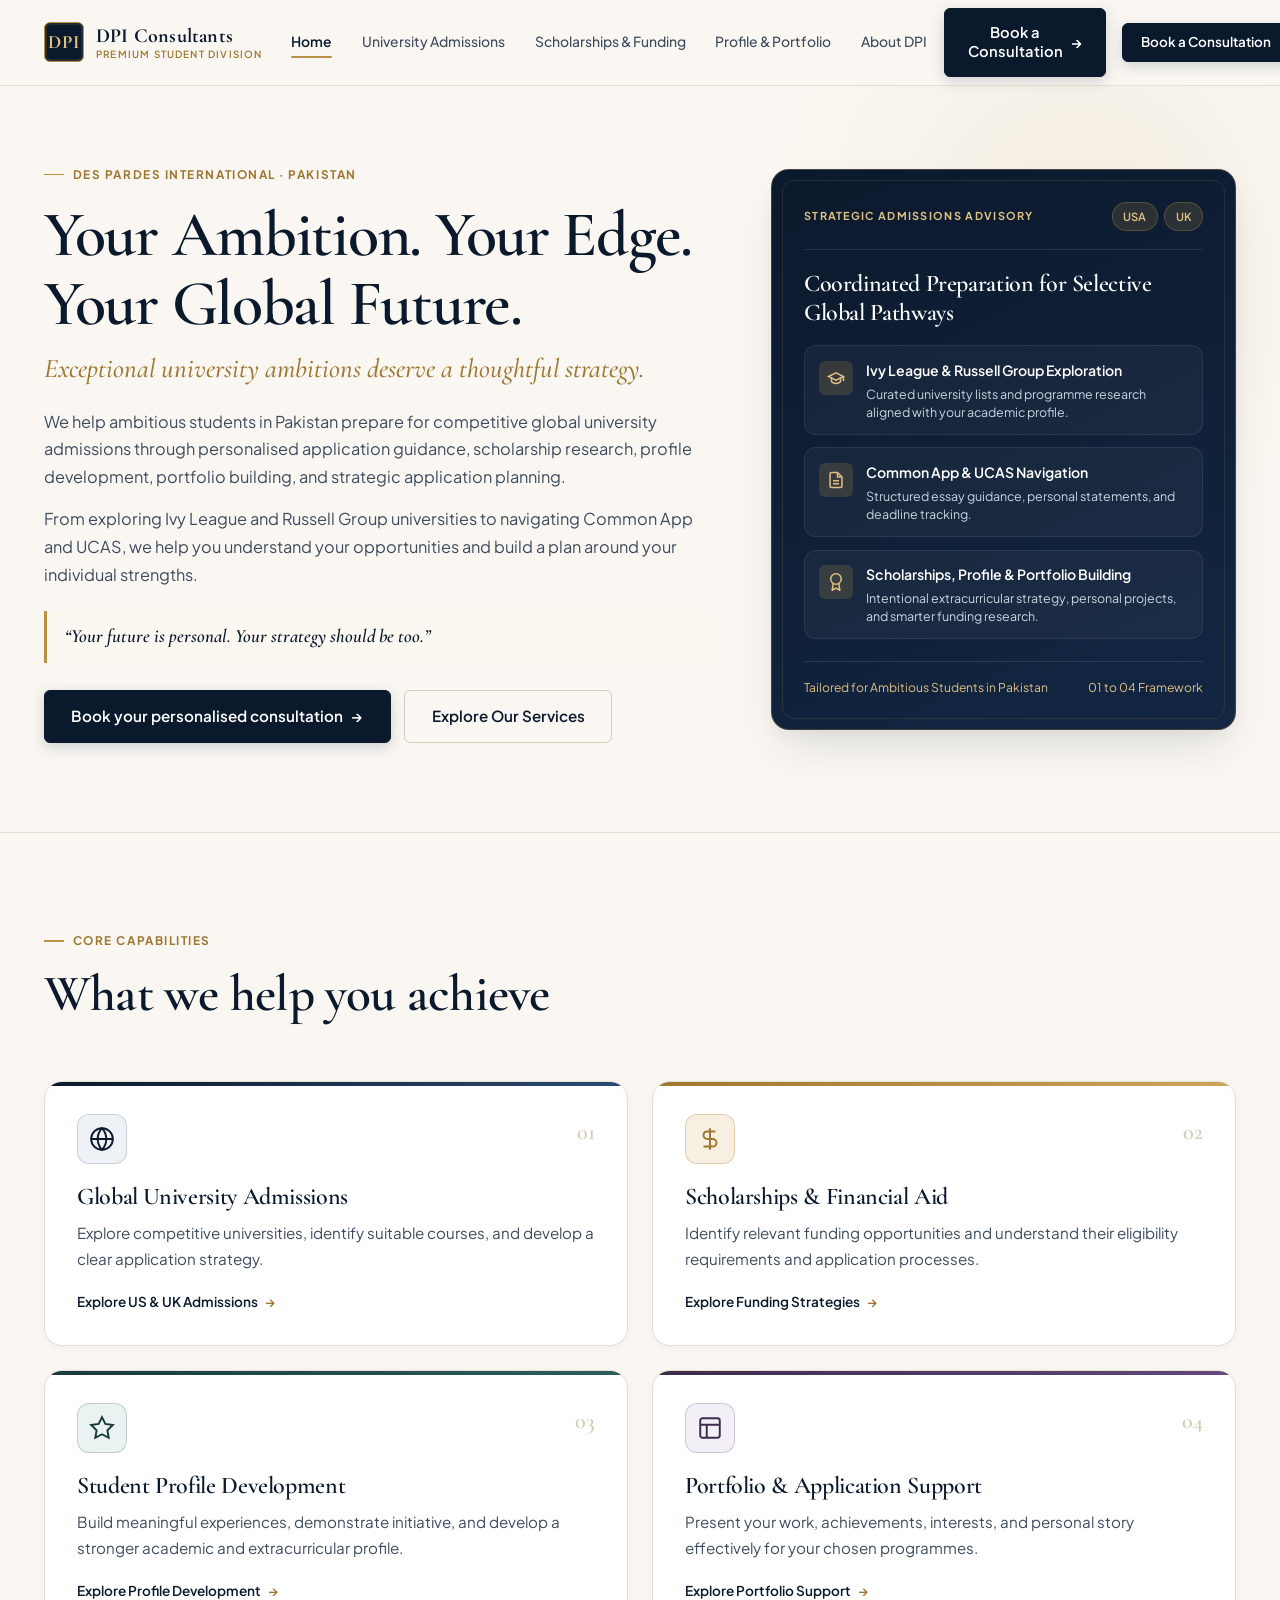
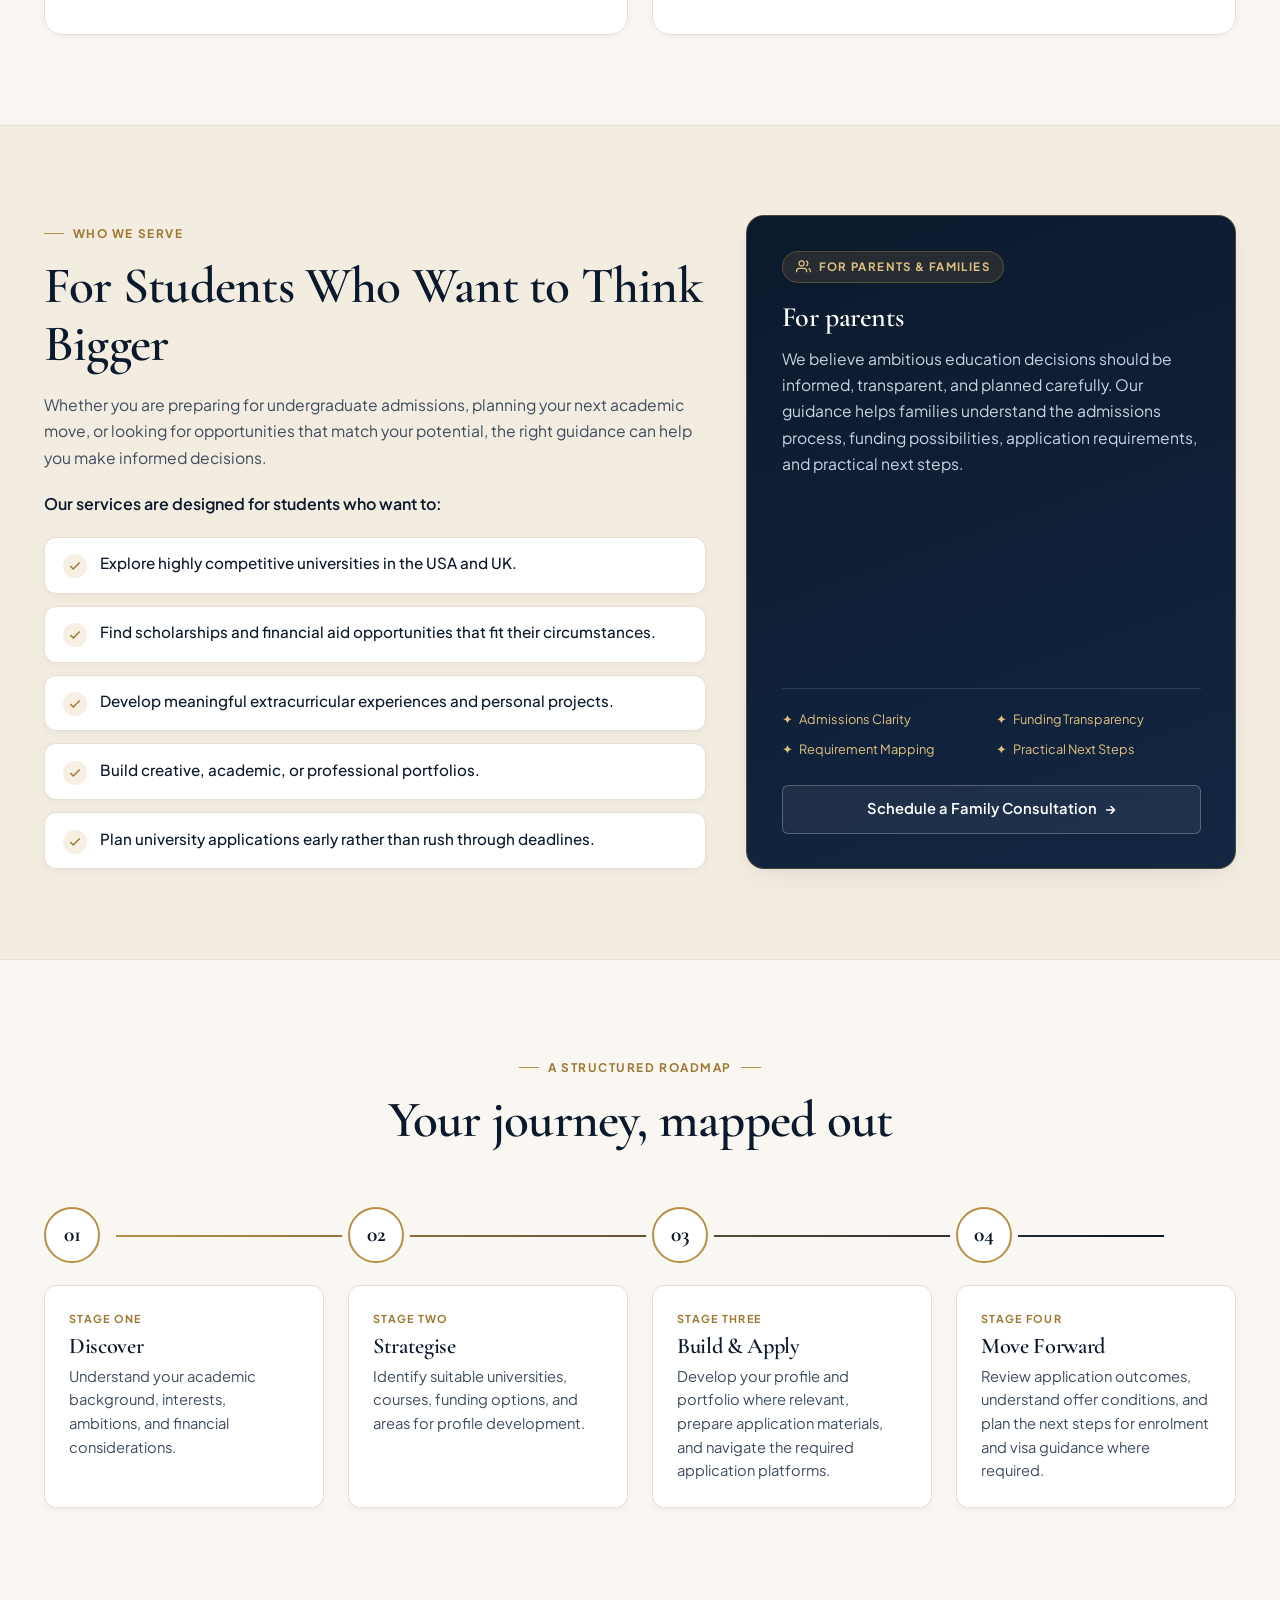
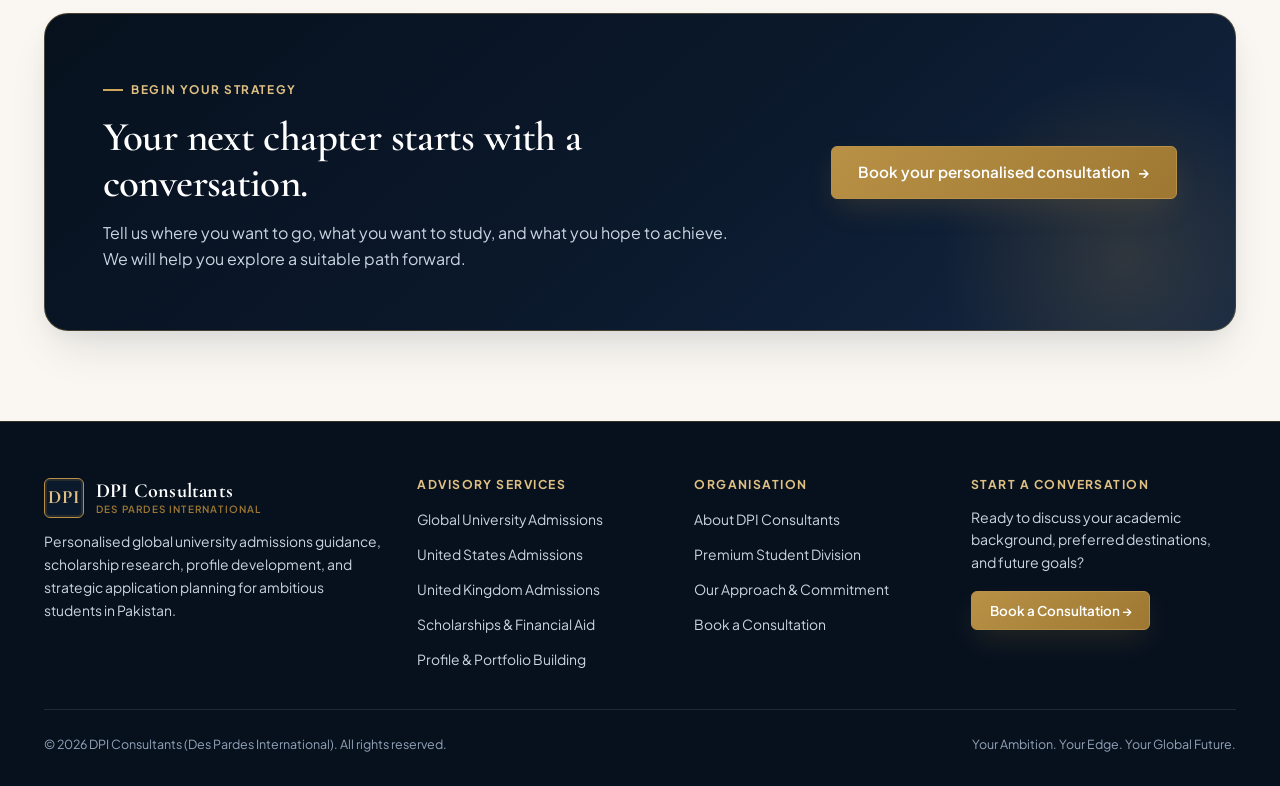
<file: index.html>
<!DOCTYPE html>
<html lang="en">
<head>
  <meta charset="UTF-8" />
  <meta name="viewport" content="width=device-width, initial-scale=1.0" />
  <title>DPI Consultants | Your Ambition. Your Edge. Your Global Future.</title>
  <meta name="description" content="We help ambitious students in Pakistan prepare for competitive global university admissions through personalised application guidance, scholarship research, profile development, and portfolio building." />
  <link rel="stylesheet" href="styles.css?v=3" />
</head>
<body>

  <!-- Navigation Header -->
  <header class="site-header">
    <div class="container nav-container">
      <a href="index.html" class="brand-logo" aria-label="DPI Consultants Home">
        <div class="brand-monogram">DPI</div>
        <div class="brand-text">
          <span class="brand-name">DPI Consultants</span>
          <span class="brand-division">Premium Student Division</span>
        </div>
      </a>

      <nav class="nav-links" aria-label="Primary Navigation">
        <a href="index.html" class="nav-link active">Home</a>
        <a href="admissions.html" class="nav-link">University Admissions</a>
        <a href="scholarships.html" class="nav-link">Scholarships &amp; Funding</a>
        <a href="profile-building.html" class="nav-link">Profile &amp; Portfolio</a>
        <a href="about.html" class="nav-link">About DPI</a>
        <a href="consultation.html" class="btn btn-primary nav-mobile-cta">Book a Consultation <span class="btn-arrow">&rarr;</span></a>
      </nav>

      <div class="nav-actions">
        <a href="consultation.html" class="btn btn-primary btn-sm">
          Book a Consultation <span class="btn-arrow">&rarr;</span>
        </a>
        <button class="mobile-menu-toggle" aria-label="Toggle Menu" aria-expanded="false">
          <svg width="22" height="22" viewBox="0 0 24 24" fill="none" stroke="currentColor" stroke-width="2">
            <line x1="3" y1="6" x2="21" y2="6"></line>
            <line x1="3" y1="12" x2="21" y2="12"></line>
            <line x1="3" y1="18" x2="21" y2="18"></line>
          </svg>
        </button>
      </div>
    </div>
  </header>

  <main>
    <!-- Hero Section -->
    <section class="hero-home">
      <div class="container hero-grid">
        <div class="hero-content">
          <span class="eyebrow">Des Pardes International &middot; Pakistan</span>
          <h1 class="display-xl">Your Ambition. Your Edge. Your Global Future.</h1>
          <p class="hero-subtitle-serif">Exceptional university ambitions deserve a thoughtful strategy.</p>

          <div class="hero-copy">
            <p>
              We help ambitious students in Pakistan prepare for competitive global university admissions through personalised application guidance, scholarship research, profile development, portfolio building, and strategic application planning.
            </p>
            <p>
              From exploring Ivy League and Russell Group universities to navigating Common App and UCAS, we help you understand your opportunities and build a plan around your individual strengths.
            </p>
          </div>

          <div class="hero-signature">
            <span>&ldquo;Your future is personal. Your strategy should be too.&rdquo;</span>
          </div>

          <div class="hero-cta-group">
            <a href="consultation.html" class="btn btn-primary btn-lg">
              Book your personalised consultation <span class="btn-arrow">&rarr;</span>
            </a>
            <a href="#what-we-achieve" class="btn btn-outline btn-lg">
              Explore Our Services
            </a>
          </div>
        </div>

        <!-- Architectural Advisory Showcase -->
        <div class="hero-showcase">
          <div class="showcase-frame">
            <div class="showcase-header">
              <span class="showcase-tag">Strategic Admissions Advisory</span>
              <div class="showcase-pill-group">
                <span class="showcase-pill">USA</span>
                <span class="showcase-pill">UK</span>
              </div>
            </div>

            <h2 class="showcase-title">Coordinated Preparation for Selective Global Pathways</h2>

            <div class="showcase-list">
              <div class="showcase-item">
                <div class="showcase-item-icon">
                  <svg width="18" height="18" viewBox="0 0 24 24" fill="none" stroke="currentColor" stroke-width="2">
                    <path d="M22 10v6M2 10l10-5 10 5-10 5z"/>
                    <path d="M6 12v5c3 3 9 3 12 0v-5"/>
                  </svg>
                </div>
                <div>
                  <div class="showcase-item-title">Ivy League &amp; Russell Group Exploration</div>
                  <div class="showcase-item-desc">Curated university lists and programme research aligned with your academic profile.</div>
                </div>
              </div>

              <div class="showcase-item">
                <div class="showcase-item-icon">
                  <svg width="18" height="18" viewBox="0 0 24 24" fill="none" stroke="currentColor" stroke-width="2">
                    <path d="M14 2H6a2 2 0 0 0-2 2v16a2 2 0 0 0 2 2h12a2 2 0 0 0 2-2V8z"/>
                    <polyline points="14 2 14 8 20 8"/>
                    <line x1="16" y1="13" x2="8" y2="13"/>
                    <line x1="16" y1="17" x2="8" y2="17"/>
                  </svg>
                </div>
                <div>
                  <div class="showcase-item-title">Common App &amp; UCAS Navigation</div>
                  <div class="showcase-item-desc">Structured essay guidance, personal statements, and deadline tracking.</div>
                </div>
              </div>

              <div class="showcase-item">
                <div class="showcase-item-icon">
                  <svg width="18" height="18" viewBox="0 0 24 24" fill="none" stroke="currentColor" stroke-width="2">
                    <circle cx="12" cy="8" r="7"/>
                    <polyline points="8.21 13.89 7 23 12 20 17 23 15.79 13.88"/>
                  </svg>
                </div>
                <div>
                  <div class="showcase-item-title">Scholarships, Profile &amp; Portfolio Building</div>
                  <div class="showcase-item-desc">Intentional extracurricular strategy, personal projects, and smarter funding research.</div>
                </div>
              </div>
            </div>

            <div class="showcase-footer">
              <span>Tailored for Ambitious Students in Pakistan</span>
              <span>01 to 04 Framework</span>
            </div>
          </div>
        </div>
      </div>
    </section>

    <!-- Section: What we help you achieve (4 visually distinct cards) -->
    <section id="what-we-achieve" class="section">
      <div class="container">
        <div class="section-header">
          <span class="eyebrow">Core Capabilities</span>
          <h2 class="display-lg">What we help you achieve</h2>
        </div>

        <div class="achieve-grid">
          <!-- Card 1 -->
          <article class="achieve-card card-variant-1">
            <div>
              <div class="achieve-card-top">
                <div class="achieve-icon-box" aria-hidden="true">
                  <svg width="26" height="26" viewBox="0 0 24 24" fill="none" stroke="currentColor" stroke-width="1.8">
                    <circle cx="12" cy="12" r="10"></circle>
                    <line x1="2" y1="12" x2="22" y2="12"></line>
                    <path d="M12 2a15.3 15.3 0 0 1 4 10 15.3 15.3 0 0 1-4 10 15.3 15.3 0 0 1-4-10 15.3 15.3 0 0 1 4-10z"></path>
                  </svg>
                </div>
                <span class="achieve-num">01</span>
              </div>
              <h3>Global University Admissions</h3>
              <p>Explore competitive universities, identify suitable courses, and develop a clear application strategy.</p>
            </div>
            <a href="admissions.html" class="achieve-link">
              Explore US &amp; UK Admissions <span>&rarr;</span>
            </a>
          </article>

          <!-- Card 2 -->
          <article class="achieve-card card-variant-2">
            <div>
              <div class="achieve-card-top">
                <div class="achieve-icon-box" aria-hidden="true">
                  <svg width="26" height="26" viewBox="0 0 24 24" fill="none" stroke="currentColor" stroke-width="1.8">
                    <path d="M12 2v20M17 5H9.5a3.5 3.5 0 0 0 0 7h5a3.5 3.5 0 0 1 0 7H6"></path>
                  </svg>
                </div>
                <span class="achieve-num">02</span>
              </div>
              <h3>Scholarships &amp; Financial Aid</h3>
              <p>Identify relevant funding opportunities and understand their eligibility requirements and application processes.</p>
            </div>
            <a href="scholarships.html" class="achieve-link">
              Explore Funding Strategies <span>&rarr;</span>
            </a>
          </article>

          <!-- Card 3 -->
          <article class="achieve-card card-variant-3">
            <div>
              <div class="achieve-card-top">
                <div class="achieve-icon-box" aria-hidden="true">
                  <svg width="26" height="26" viewBox="0 0 24 24" fill="none" stroke="currentColor" stroke-width="1.8">
                    <polygon points="12 2 15.09 8.26 22 9.27 17 14.14 18.18 21.02 12 17.77 5.82 21.02 7 14.14 2 9.27 8.91 8.26 12 2"></polygon>
                  </svg>
                </div>
                <span class="achieve-num">03</span>
              </div>
              <h3>Student Profile Development</h3>
              <p>Build meaningful experiences, demonstrate initiative, and develop a stronger academic and extracurricular profile.</p>
            </div>
            <a href="profile-building.html" class="achieve-link">
              Explore Profile Development <span>&rarr;</span>
            </a>
          </article>

          <!-- Card 4 -->
          <article class="achieve-card card-variant-4">
            <div>
              <div class="achieve-card-top">
                <div class="achieve-icon-box" aria-hidden="true">
                  <svg width="26" height="26" viewBox="0 0 24 24" fill="none" stroke="currentColor" stroke-width="1.8">
                    <rect x="3" y="3" width="18" height="18" rx="2" ry="2"></rect>
                    <line x1="3" y1="9" x2="21" y2="9"></line>
                    <line x1="9" y1="21" x2="9" y2="9"></line>
                  </svg>
                </div>
                <span class="achieve-num">04</span>
              </div>
              <h3>Portfolio &amp; Application Support</h3>
              <p>Present your work, achievements, interests, and personal story effectively for your chosen programmes.</p>
            </div>
            <a href="profile-building.html#services" class="achieve-link">
              Explore Portfolio Support <span>&rarr;</span>
            </a>
          </article>
        </div>
      </div>
    </section>

    <!-- Section: For Students Who Want to Think Bigger -->
    <section class="section section-sand">
      <div class="container think-bigger-grid">
        <div>
          <span class="eyebrow">Who We Serve</span>
          <h2 class="display-lg" style="margin-bottom: 1.15rem;">For Students Who Want to Think Bigger</h2>
          <p class="lead-text" style="margin-bottom: 1.25rem;">
            Whether you are preparing for undergraduate admissions, planning your next academic move, or looking for opportunities that match your potential, the right guidance can help you make informed decisions.
          </p>
          <p style="font-weight: 600; color: var(--navy-900);">Our services are designed for students who want to:</p>

          <ul class="student-checklist">
            <li class="checklist-item">
              <div class="check-badge" aria-hidden="true">
                <svg width="14" height="14" viewBox="0 0 24 24" fill="none" stroke="currentColor" stroke-width="2.5"><polyline points="20 6 9 17 4 12"></polyline></svg>
              </div>
              <span>Explore highly competitive universities in the USA and UK.</span>
            </li>
            <li class="checklist-item">
              <div class="check-badge" aria-hidden="true">
                <svg width="14" height="14" viewBox="0 0 24 24" fill="none" stroke="currentColor" stroke-width="2.5"><polyline points="20 6 9 17 4 12"></polyline></svg>
              </div>
              <span>Find scholarships and financial aid opportunities that fit their circumstances.</span>
            </li>
            <li class="checklist-item">
              <div class="check-badge" aria-hidden="true">
                <svg width="14" height="14" viewBox="0 0 24 24" fill="none" stroke="currentColor" stroke-width="2.5"><polyline points="20 6 9 17 4 12"></polyline></svg>
              </div>
              <span>Develop meaningful extracurricular experiences and personal projects.</span>
            </li>
            <li class="checklist-item">
              <div class="check-badge" aria-hidden="true">
                <svg width="14" height="14" viewBox="0 0 24 24" fill="none" stroke="currentColor" stroke-width="2.5"><polyline points="20 6 9 17 4 12"></polyline></svg>
              </div>
              <span>Build creative, academic, or professional portfolios.</span>
            </li>
            <li class="checklist-item">
              <div class="check-badge" aria-hidden="true">
                <svg width="14" height="14" viewBox="0 0 24 24" fill="none" stroke="currentColor" stroke-width="2.5"><polyline points="20 6 9 17 4 12"></polyline></svg>
              </div>
              <span>Plan university applications early rather than rush through deadlines.</span>
            </li>
          </ul>
        </div>

        <!-- Dedicated Parents Callout -->
        <aside class="parents-card">
          <div>
            <div class="parents-card-badge">
              <svg width="15" height="15" viewBox="0 0 24 24" fill="none" stroke="currentColor" stroke-width="2">
                <path d="M17 21v-2a4 4 0 0 0-4-4H5a4 4 0 0 0-4 4v2"></path>
                <circle cx="9" cy="7" r="4"></circle>
                <path d="M23 21v-2a4 4 0 0 0-3-3.87"></path>
                <path d="M16 3.13a4 4 0 0 1 0 7.75"></path>
              </svg>
              For Parents &amp; Families
            </div>
            <h3>For parents</h3>
            <p>
              We believe ambitious education decisions should be informed, transparent, and planned carefully. Our guidance helps families understand the admissions process, funding possibilities, application requirements, and practical next steps.
            </p>
          </div>

          <div>
            <div class="parents-pillars">
              <div class="parents-pillar-item">
                <span>&#10022;</span> Admissions Clarity
              </div>
              <div class="parents-pillar-item">
                <span>&#10022;</span> Funding Transparency
              </div>
              <div class="parents-pillar-item">
                <span>&#10022;</span> Requirement Mapping
              </div>
              <div class="parents-pillar-item">
                <span>&#10022;</span> Practical Next Steps
              </div>
            </div>
            <div style="margin-top: 1.5rem;">
              <a href="consultation.html" class="btn btn-outline-light" style="width: 100%;">
                Schedule a Family Consultation <span class="btn-arrow">&rarr;</span>
              </a>
            </div>
          </div>
        </aside>
      </div>
    </section>

    <!-- Section: Your journey, mapped out (4-step horizontal desktop / vertical mobile timeline) -->
    <section class="section">
      <div class="container">
        <div class="section-header centered">
          <span class="eyebrow">A Structured Roadmap</span>
          <h2 class="display-lg">Your journey, mapped out</h2>
        </div>

        <div class="timeline-wrapper">
          <div class="timeline-grid">
            <!-- Step 1 -->
            <div class="timeline-step">
              <div class="timeline-node">01</div>
              <div class="timeline-card">
                <div class="timeline-phase-label">Stage One</div>
                <h3>Discover</h3>
                <p>Understand your academic background, interests, ambitions, and financial considerations.</p>
              </div>
            </div>

            <!-- Step 2 -->
            <div class="timeline-step">
              <div class="timeline-node">02</div>
              <div class="timeline-card">
                <div class="timeline-phase-label">Stage Two</div>
                <h3>Strategise</h3>
                <p>Identify suitable universities, courses, funding options, and areas for profile development.</p>
              </div>
            </div>

            <!-- Step 3 -->
            <div class="timeline-step">
              <div class="timeline-node">03</div>
              <div class="timeline-card">
                <div class="timeline-phase-label">Stage Three</div>
                <h3>Build &amp; Apply</h3>
                <p>Develop your profile and portfolio where relevant, prepare application materials, and navigate the required application platforms.</p>
              </div>
            </div>

            <!-- Step 4 -->
            <div class="timeline-step">
              <div class="timeline-node">04</div>
              <div class="timeline-card">
                <div class="timeline-phase-label">Stage Four</div>
                <h3>Move Forward</h3>
                <p>Review application outcomes, understand offer conditions, and plan the next steps for enrolment and visa guidance where required.</p>
              </div>
            </div>
          </div>
        </div>
      </div>
    </section>

    <!-- Section: Closing call to action -->
    <section class="section" style="padding-top: 1rem;">
      <div class="container">
        <div class="cta-banner">
          <div class="cta-banner-content">
            <span class="eyebrow eyebrow-light">Begin Your Strategy</span>
            <h2>Your next chapter starts with a conversation.</h2>
            <p>
              Tell us where you want to go, what you want to study, and what you hope to achieve. We will help you explore a suitable path forward.
            </p>
          </div>
          <div class="cta-banner-action">
            <a href="consultation.html" class="btn btn-gold btn-lg">
              Book your personalised consultation <span class="btn-arrow">&rarr;</span>
            </a>
          </div>
        </div>
      </div>
    </section>
  </main>

  <!-- Footer -->
  <footer class="site-footer">
    <div class="container">
      <div class="footer-grid">
        <div class="footer-brand">
          <a href="index.html" class="brand-logo">
            <div class="brand-monogram">DPI</div>
            <div class="brand-text">
              <span class="brand-name">DPI Consultants</span>
              <span class="brand-division">Des Pardes International</span>
            </div>
          </a>
          <p>
            Personalised global university admissions guidance, scholarship research, profile development, and strategic application planning for ambitious students in Pakistan.
          </p>
        </div>

        <div class="footer-col">
          <h4>Advisory Services</h4>
          <ul class="footer-links">
            <li><a href="admissions.html">Global University Admissions</a></li>
            <li><a href="admissions.html#us-admissions">United States Admissions</a></li>
            <li><a href="admissions.html#uk-admissions">United Kingdom Admissions</a></li>
            <li><a href="scholarships.html">Scholarships &amp; Financial Aid</a></li>
            <li><a href="profile-building.html">Profile &amp; Portfolio Building</a></li>
          </ul>
        </div>

        <div class="footer-col">
          <h4>Organisation</h4>
          <ul class="footer-links">
            <li><a href="about.html">About DPI Consultants</a></li>
            <li><a href="about.html#premium-division">Premium Student Division</a></li>
            <li><a href="about.html#our-approach">Our Approach &amp; Commitment</a></li>
            <li><a href="consultation.html">Book a Consultation</a></li>
          </ul>
        </div>

        <div class="footer-col">
          <h4>Start a Conversation</h4>
          <p style="font-size: 0.88rem; margin-bottom: 1.15rem; line-height: 1.6;">
            Ready to discuss your academic background, preferred destinations, and future goals?
          </p>
          <a href="consultation.html" class="btn btn-gold btn-sm">
            Book a Consultation &rarr;
          </a>
        </div>
      </div>

      <div class="footer-bottom">
        <span>&copy; 2026 DPI Consultants (Des Pardes International). All rights reserved.</span>
        <span>Your Ambition. Your Edge. Your Global Future.</span>
      </div>
    </div>
  </footer>

  <script src="main.js?v=3"></script>
</body>
</html>
</file>
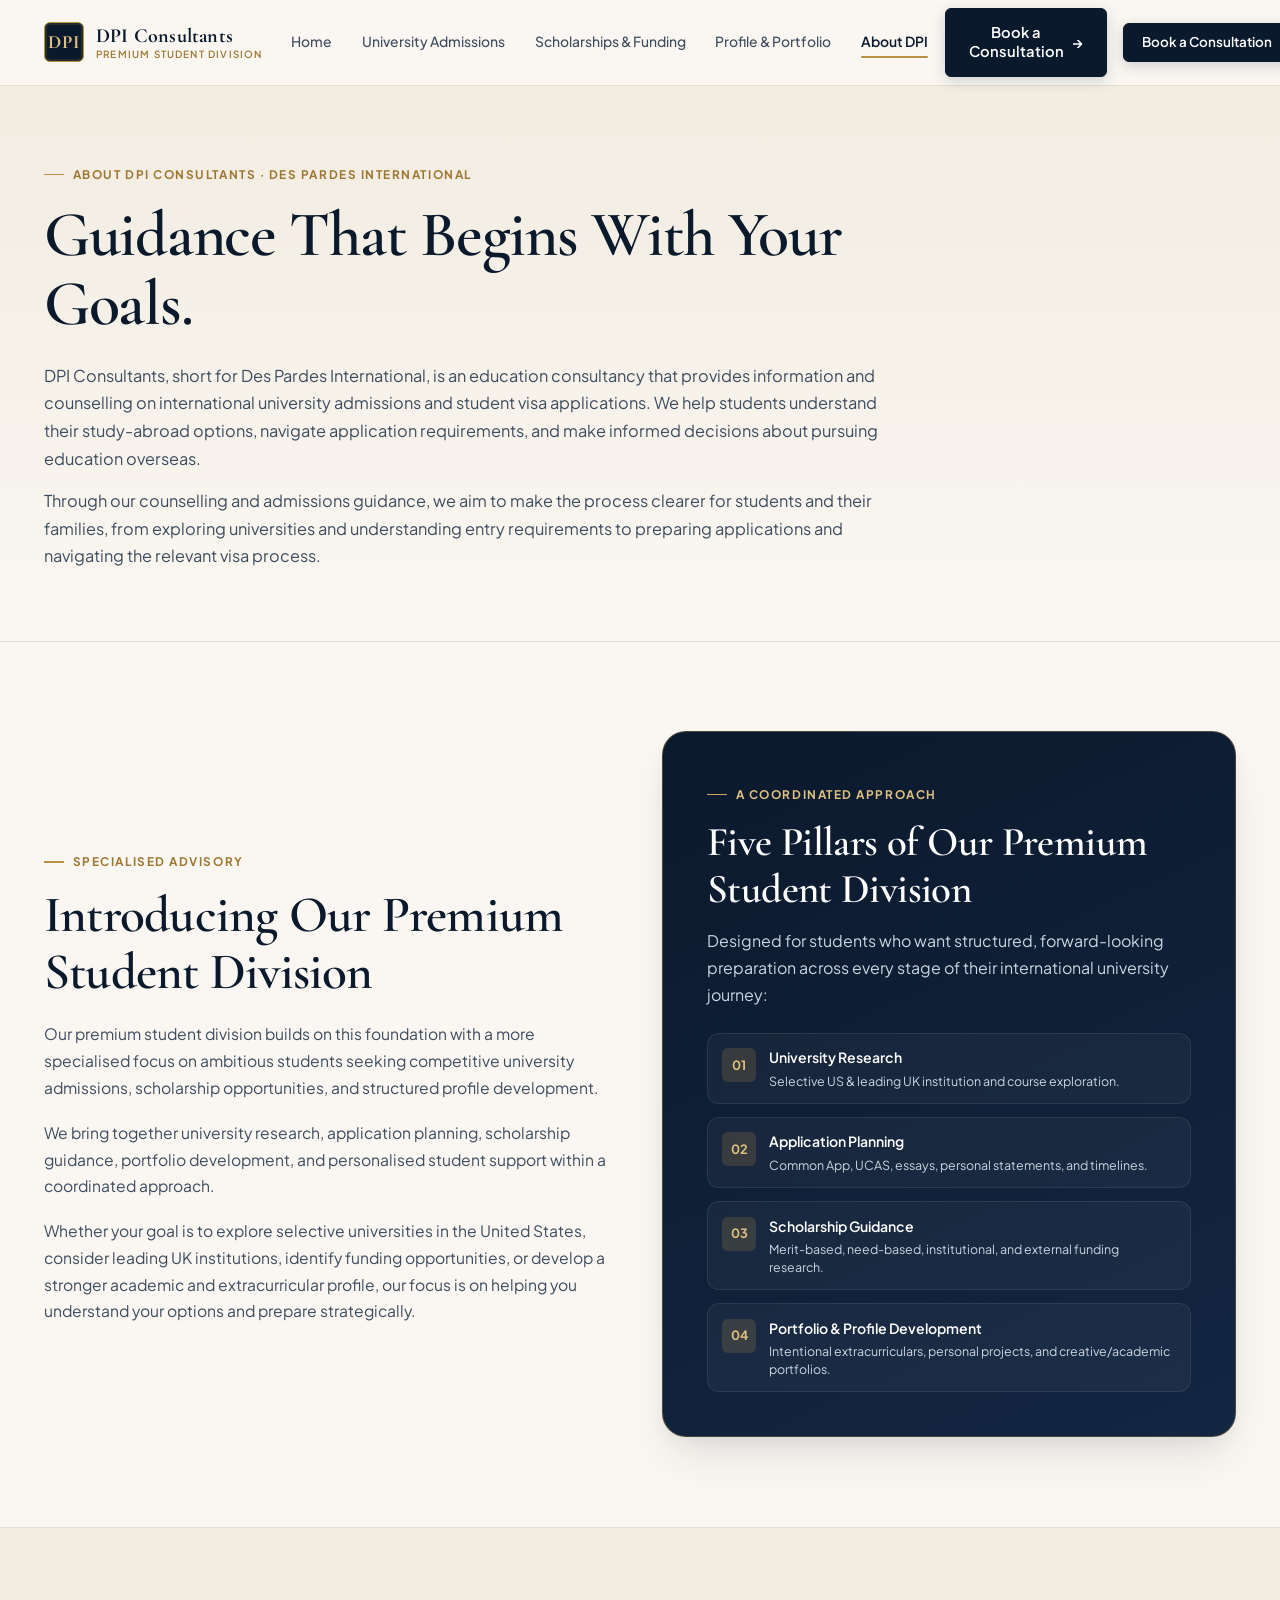
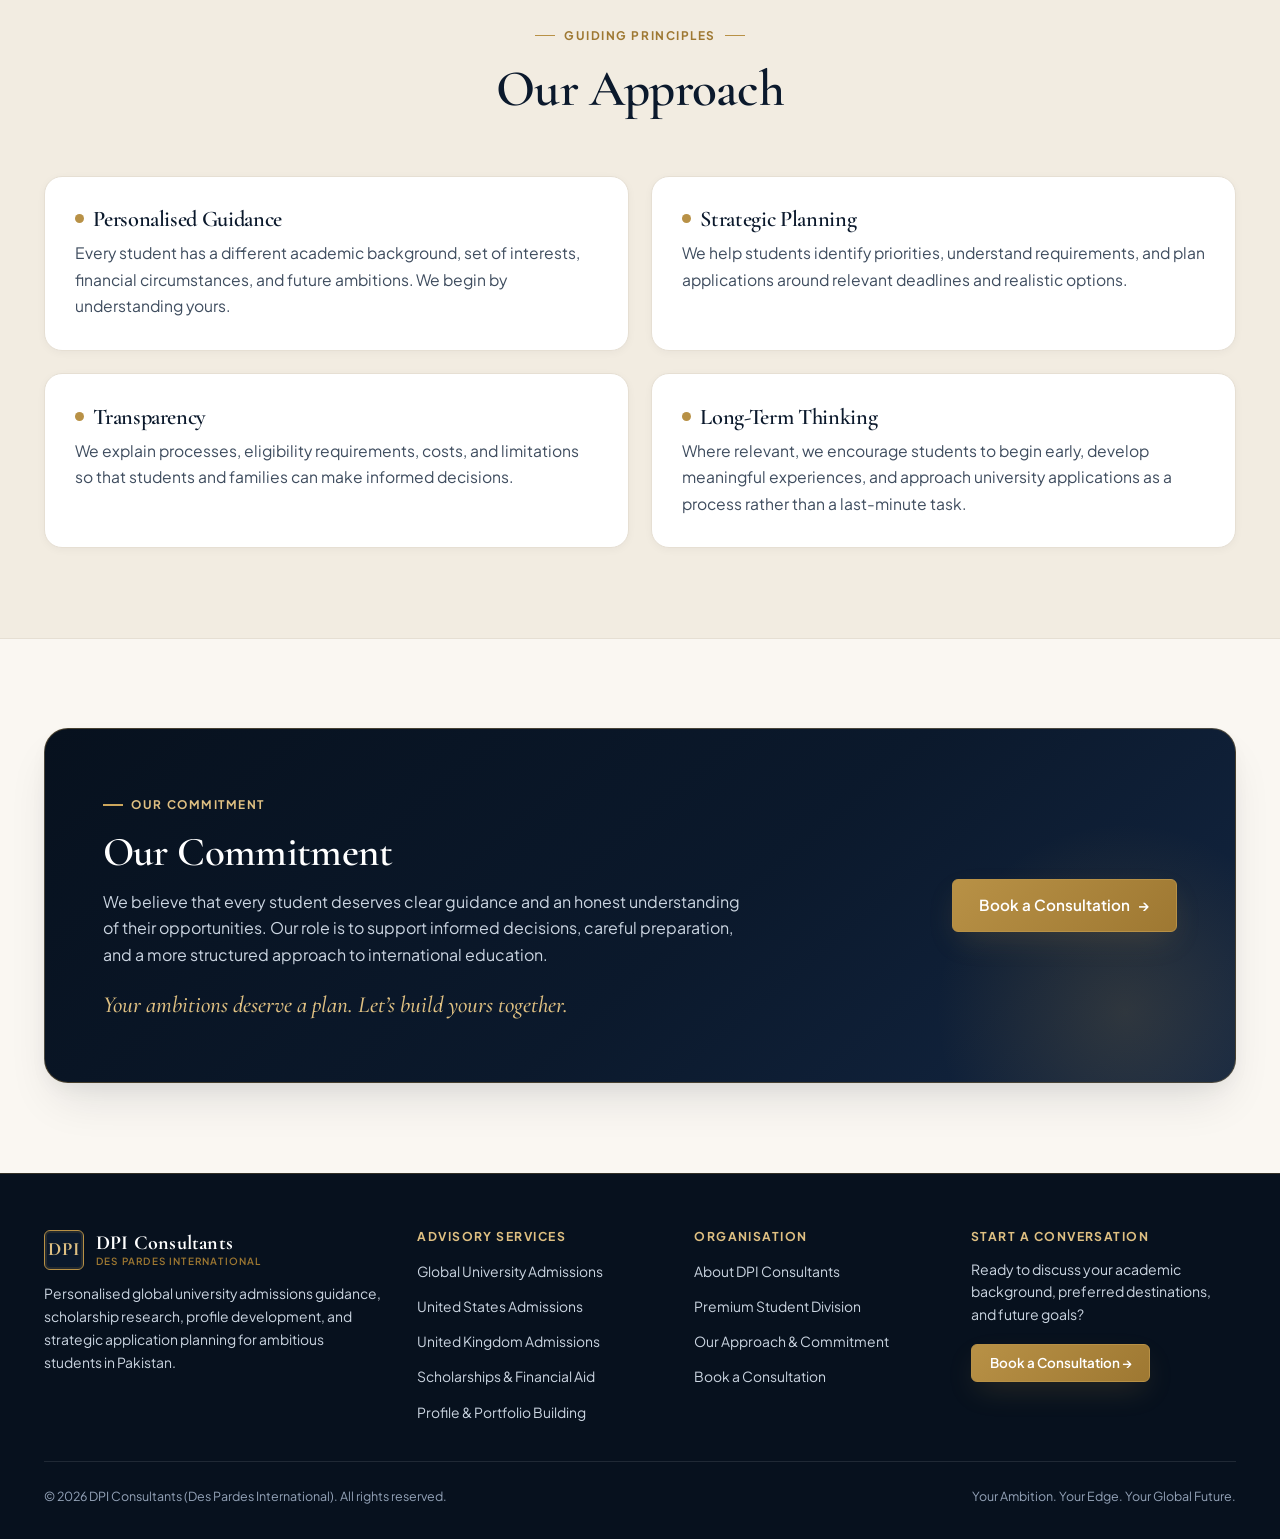
<file: about.html>
<!DOCTYPE html>
<html lang="en">
<head>
  <meta charset="UTF-8" />
  <meta name="viewport" content="width=device-width, initial-scale=1.0" />
  <title>About DPI Consultants | Des Pardes International</title>
  <meta name="description" content="Guidance That Begins With Your Goals. Learn about DPI Consultants (Des Pardes International) and our Premium Student Division." />
  <link rel="stylesheet" href="styles.css?v=3" />
</head>
<body>

  <!-- Navigation Header -->
  <header class="site-header">
    <div class="container nav-container">
      <a href="index.html" class="brand-logo" aria-label="DPI Consultants Home">
        <div class="brand-monogram">DPI</div>
        <div class="brand-text">
          <span class="brand-name">DPI Consultants</span>
          <span class="brand-division">Premium Student Division</span>
        </div>
      </a>

      <nav class="nav-links" aria-label="Primary Navigation">
        <a href="index.html" class="nav-link">Home</a>
        <a href="admissions.html" class="nav-link">University Admissions</a>
        <a href="scholarships.html" class="nav-link">Scholarships &amp; Funding</a>
        <a href="profile-building.html" class="nav-link">Profile &amp; Portfolio</a>
        <a href="about.html" class="nav-link active">About DPI</a>
        <a href="consultation.html" class="btn btn-primary nav-mobile-cta">Book a Consultation <span class="btn-arrow">&rarr;</span></a>
      </nav>

      <div class="nav-actions">
        <a href="consultation.html" class="btn btn-primary btn-sm">
          Book a Consultation <span class="btn-arrow">&rarr;</span>
        </a>
        <button class="mobile-menu-toggle" aria-label="Toggle Menu" aria-expanded="false">
          <svg width="22" height="22" viewBox="0 0 24 24" fill="none" stroke="currentColor" stroke-width="2">
            <line x1="3" y1="6" x2="21" y2="6"></line>
            <line x1="3" y1="12" x2="21" y2="12"></line>
            <line x1="3" y1="18" x2="21" y2="18"></line>
          </svg>
        </button>
      </div>
    </div>
  </header>

  <main>
    <!-- Page Hero -->
    <section class="page-hero">
      <div class="container">
        <div class="page-hero-inner">
          <span class="eyebrow">About DPI Consultants &middot; Des Pardes International</span>
          <h1 class="display-xl">Guidance That Begins With Your Goals.</h1>
          <div class="page-hero-lead" style="margin-top: 1.5rem;">
            <p>
              DPI Consultants, short for Des Pardes International, is an education consultancy that provides information and counselling on international university admissions and student visa applications. We help students understand their study-abroad options, navigate application requirements, and make informed decisions about pursuing education overseas.
            </p>
            <p>
              Through our counselling and admissions guidance, we aim to make the process clearer for students and their families, from exploring universities and understanding entry requirements to preparing applications and navigating the relevant visa process.
            </p>
          </div>
        </div>
      </div>
    </section>

    <!-- Section: Introducing Our Premium Student Division -->
    <section id="premium-division" class="section">
      <div class="container about-split">
        <div>
          <span class="eyebrow">Specialised Advisory</span>
          <h2 class="display-lg" style="margin-bottom: 1.25rem;">Introducing Our Premium Student Division</h2>
          <p class="lead-text" style="margin-bottom: 1.15rem;">
            Our premium student division builds on this foundation with a more specialised focus on ambitious students seeking competitive university admissions, scholarship opportunities, and structured profile development.
          </p>
          <p class="lead-text" style="margin-bottom: 1.15rem;">
            We bring together university research, application planning, scholarship guidance, portfolio development, and personalised student support within a coordinated approach.
          </p>
          <p class="lead-text">
            Whether your goal is to explore selective universities in the United States, consider leading UK institutions, identify funding opportunities, or develop a stronger academic and extracurricular profile, our focus is on helping you understand your options and prepare strategically.
          </p>
        </div>

        <div class="division-highlight-card">
          <span class="eyebrow eyebrow-light">A Coordinated Approach</span>
          <h2 class="heading-lg">Five Pillars of Our Premium Student Division</h2>
          <p>
            Designed for students who want structured, forward-looking preparation across every stage of their international university journey:
          </p>

          <div class="showcase-list" style="margin-top: 1.5rem; margin-bottom: 0;">
            <div class="showcase-item">
              <div class="showcase-item-icon">01</div>
              <div>
                <div class="showcase-item-title">University Research</div>
                <div class="showcase-item-desc">Selective US &amp; leading UK institution and course exploration.</div>
              </div>
            </div>
            <div class="showcase-item">
              <div class="showcase-item-icon">02</div>
              <div>
                <div class="showcase-item-title">Application Planning</div>
                <div class="showcase-item-desc">Common App, UCAS, essays, personal statements, and timelines.</div>
              </div>
            </div>
            <div class="showcase-item">
              <div class="showcase-item-icon">03</div>
              <div>
                <div class="showcase-item-title">Scholarship Guidance</div>
                <div class="showcase-item-desc">Merit-based, need-based, institutional, and external funding research.</div>
              </div>
            </div>
            <div class="showcase-item">
              <div class="showcase-item-icon">04</div>
              <div>
                <div class="showcase-item-title">Portfolio &amp; Profile Development</div>
                <div class="showcase-item-desc">Intentional extracurriculars, personal projects, and creative/academic portfolios.</div>
              </div>
            </div>
          </div>
        </div>
      </div>
    </section>

    <!-- Section: Our Approach -->
    <section id="our-approach" class="section section-sand">
      <div class="container">
        <div class="section-header centered">
          <span class="eyebrow">Guiding Principles</span>
          <h2 class="display-lg">Our Approach</h2>
        </div>

        <div class="approach-grid">
          <article class="approach-card">
            <h3>Personalised Guidance</h3>
            <p class="lead-text" style="font-size: 0.98rem;">
              Every student has a different academic background, set of interests, financial circumstances, and future ambitions. We begin by understanding yours.
            </p>
          </article>

          <article class="approach-card">
            <h3>Strategic Planning</h3>
            <p class="lead-text" style="font-size: 0.98rem;">
              We help students identify priorities, understand requirements, and plan applications around relevant deadlines and realistic options.
            </p>
          </article>

          <article class="approach-card">
            <h3>Transparency</h3>
            <p class="lead-text" style="font-size: 0.98rem;">
              We explain processes, eligibility requirements, costs, and limitations so that students and families can make informed decisions.
            </p>
          </article>

          <article class="approach-card">
            <h3>Long-Term Thinking</h3>
            <p class="lead-text" style="font-size: 0.98rem;">
              Where relevant, we encourage students to begin early, develop meaningful experiences, and approach university applications as a process rather than a last-minute task.
            </p>
          </article>
        </div>
      </div>
    </section>

    <!-- Section: Our Commitment -->
    <section class="section">
      <div class="container">
        <div class="cta-banner">
          <div class="cta-banner-content">
            <span class="eyebrow eyebrow-light">Our Commitment</span>
            <h2>Our Commitment</h2>
            <p style="margin-bottom: 1.15rem;">
              We believe that every student deserves clear guidance and an honest understanding of their opportunities. Our role is to support informed decisions, careful preparation, and a more structured approach to international education.
            </p>
            <p class="lead-serif" style="color: var(--gold-300); font-size: 1.45rem;">
              Your ambitions deserve a plan. Let&rsquo;s build yours together.
            </p>
          </div>
          <div class="cta-banner-action">
            <a href="consultation.html" class="btn btn-gold btn-lg">
              Book a Consultation <span class="btn-arrow">&rarr;</span>
            </a>
          </div>
        </div>
      </div>
    </section>
  </main>

  <!-- Footer -->
  <footer class="site-footer">
    <div class="container">
      <div class="footer-grid">
        <div class="footer-brand">
          <a href="index.html" class="brand-logo">
            <div class="brand-monogram">DPI</div>
            <div class="brand-text">
              <span class="brand-name">DPI Consultants</span>
              <span class="brand-division">Des Pardes International</span>
            </div>
          </a>
          <p>
            Personalised global university admissions guidance, scholarship research, profile development, and strategic application planning for ambitious students in Pakistan.
          </p>
        </div>

        <div class="footer-col">
          <h4>Advisory Services</h4>
          <ul class="footer-links">
            <li><a href="admissions.html">Global University Admissions</a></li>
            <li><a href="admissions.html#us-admissions">United States Admissions</a></li>
            <li><a href="admissions.html#uk-admissions">United Kingdom Admissions</a></li>
            <li><a href="scholarships.html">Scholarships &amp; Financial Aid</a></li>
            <li><a href="profile-building.html">Profile &amp; Portfolio Building</a></li>
          </ul>
        </div>

        <div class="footer-col">
          <h4>Organisation</h4>
          <ul class="footer-links">
            <li><a href="about.html">About DPI Consultants</a></li>
            <li><a href="about.html#premium-division">Premium Student Division</a></li>
            <li><a href="about.html#our-approach">Our Approach &amp; Commitment</a></li>
            <li><a href="consultation.html">Book a Consultation</a></li>
          </ul>
        </div>

        <div class="footer-col">
          <h4>Start a Conversation</h4>
          <p style="font-size: 0.88rem; margin-bottom: 1.15rem; line-height: 1.6;">
            Ready to discuss your academic background, preferred destinations, and future goals?
          </p>
          <a href="consultation.html" class="btn btn-gold btn-sm">
            Book a Consultation &rarr;
          </a>
        </div>
      </div>

      <div class="footer-bottom">
        <span>&copy; 2026 DPI Consultants (Des Pardes International). All rights reserved.</span>
        <span>Your Ambition. Your Edge. Your Global Future.</span>
      </div>
    </div>
  </footer>

  <script src="main.js?v=3"></script>
</body>
</html>
</file>
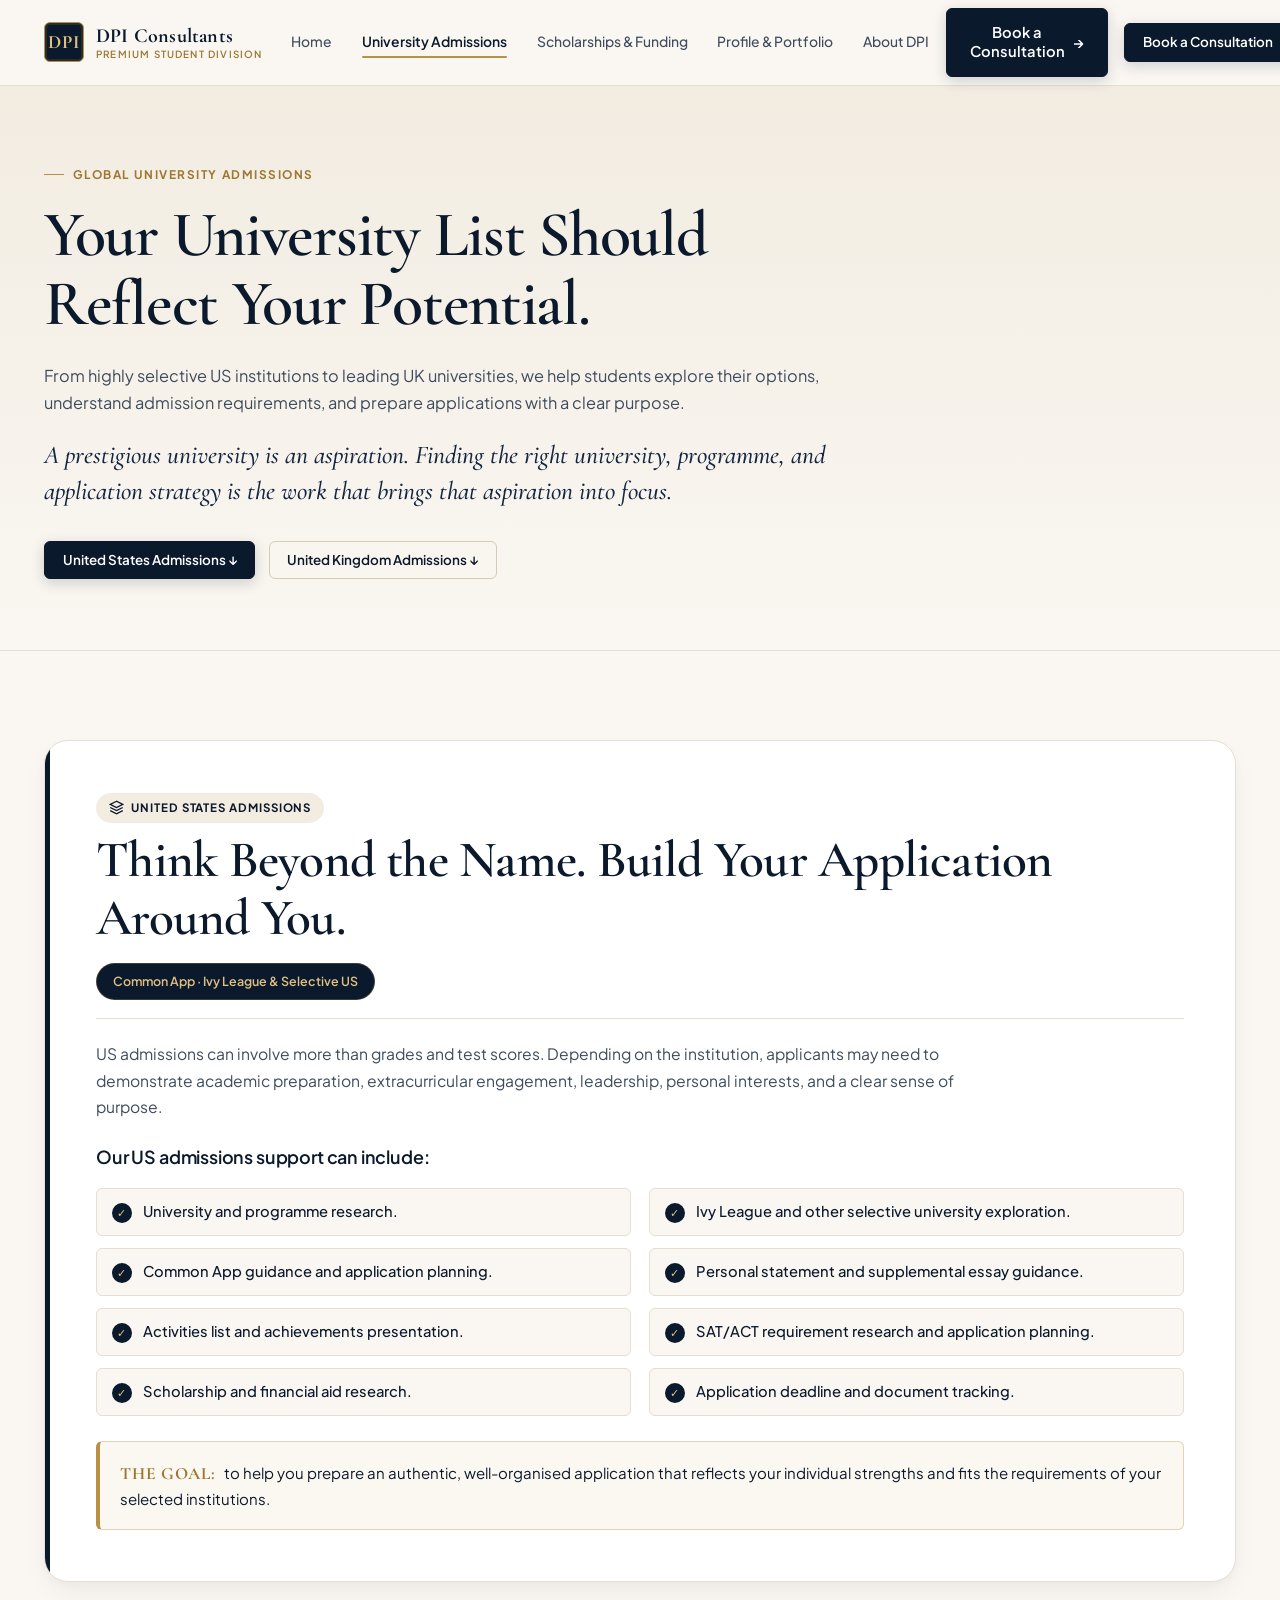
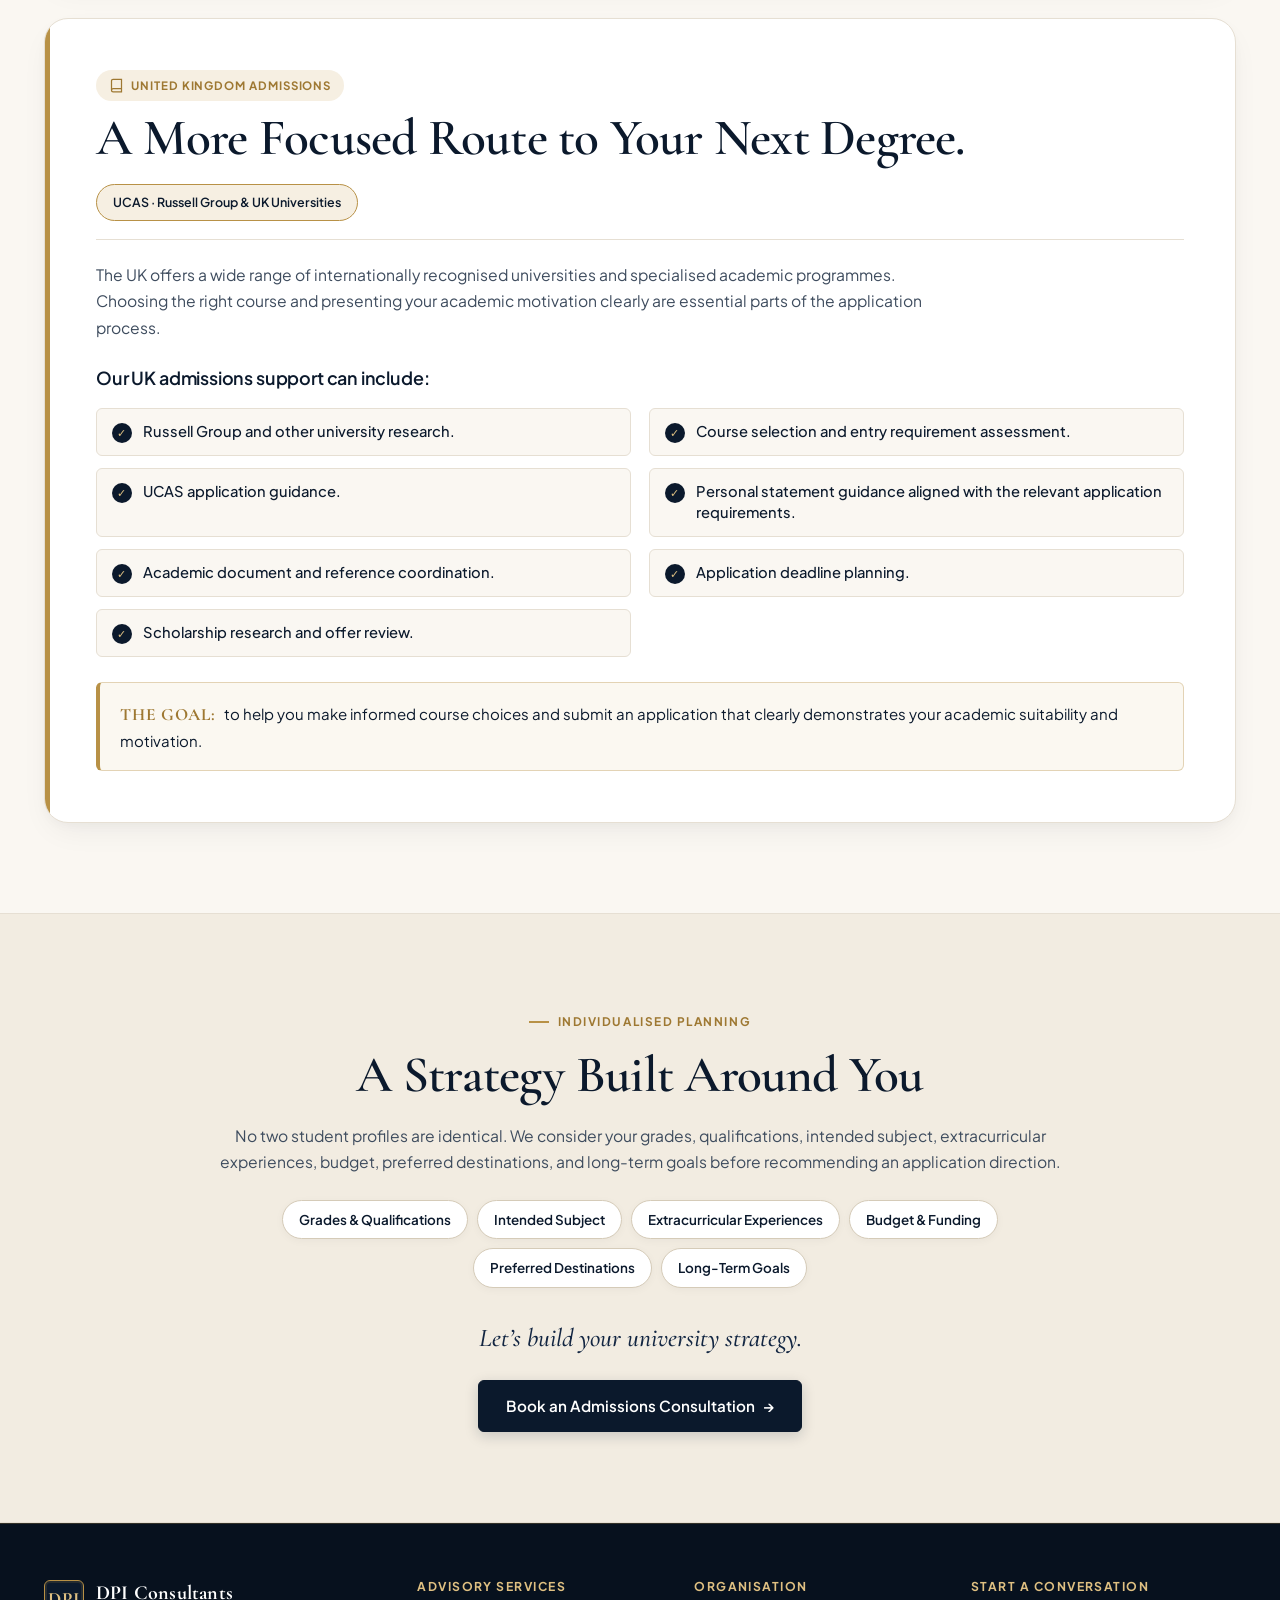
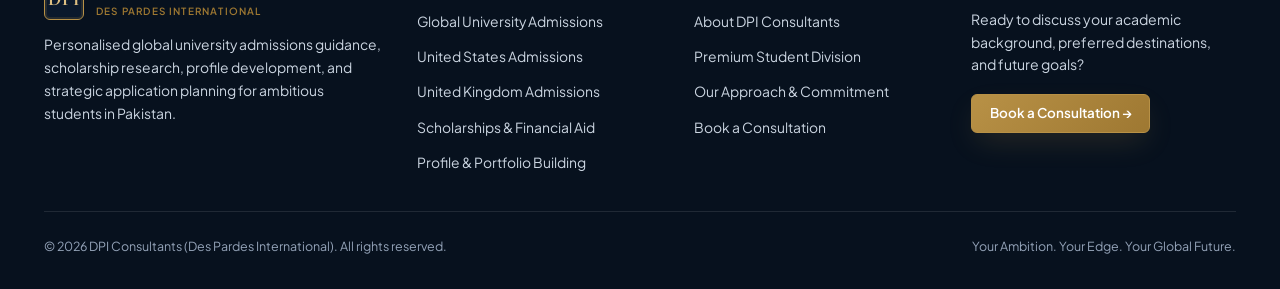
<file: admissions.html>
<!DOCTYPE html>
<html lang="en">
<head>
  <meta charset="UTF-8" />
  <meta name="viewport" content="width=device-width, initial-scale=1.0" />
  <title>University Admissions | DPI Consultants</title>
  <meta name="description" content="From highly selective US institutions to leading UK universities, we help students explore their options, understand admission requirements, and prepare applications with a clear purpose." />
  <link rel="stylesheet" href="styles.css?v=3" />
</head>
<body>

  <!-- Navigation Header -->
  <header class="site-header">
    <div class="container nav-container">
      <a href="index.html" class="brand-logo" aria-label="DPI Consultants Home">
        <div class="brand-monogram">DPI</div>
        <div class="brand-text">
          <span class="brand-name">DPI Consultants</span>
          <span class="brand-division">Premium Student Division</span>
        </div>
      </a>

      <nav class="nav-links" aria-label="Primary Navigation">
        <a href="index.html" class="nav-link">Home</a>
        <a href="admissions.html" class="nav-link active">University Admissions</a>
        <a href="scholarships.html" class="nav-link">Scholarships &amp; Funding</a>
        <a href="profile-building.html" class="nav-link">Profile &amp; Portfolio</a>
        <a href="about.html" class="nav-link">About DPI</a>
        <a href="consultation.html" class="btn btn-primary nav-mobile-cta">Book a Consultation <span class="btn-arrow">&rarr;</span></a>
      </nav>

      <div class="nav-actions">
        <a href="consultation.html?topic=admissions" class="btn btn-primary btn-sm">
          Book a Consultation <span class="btn-arrow">&rarr;</span>
        </a>
        <button class="mobile-menu-toggle" aria-label="Toggle Menu" aria-expanded="false">
          <svg width="22" height="22" viewBox="0 0 24 24" fill="none" stroke="currentColor" stroke-width="2">
            <line x1="3" y1="6" x2="21" y2="6"></line>
            <line x1="3" y1="12" x2="21" y2="12"></line>
            <line x1="3" y1="18" x2="21" y2="18"></line>
          </svg>
        </button>
      </div>
    </div>
  </header>

  <main>
    <!-- Page Hero -->
    <section class="page-hero">
      <div class="container">
        <div class="page-hero-inner">
          <span class="eyebrow">Global University Admissions</span>
          <h1 class="display-xl">Your University List Should Reflect Your Potential.</h1>
          <div class="page-hero-lead" style="margin-top: 1.5rem;">
            <p>
              From highly selective US institutions to leading UK universities, we help students explore their options, understand admission requirements, and prepare applications with a clear purpose.
            </p>
            <p class="lead-serif" style="margin-top: 0.35rem;">
              A prestigious university is an aspiration. Finding the right university, programme, and application strategy is the work that brings that aspiration into focus.
            </p>
          </div>
          <div style="display: flex; flex-wrap: wrap; gap: 0.85rem; margin-top: 2rem;">
            <a href="#us-admissions" class="btn btn-primary btn-sm">United States Admissions &darr;</a>
            <a href="#uk-admissions" class="btn btn-outline btn-sm">United Kingdom Admissions &darr;</a>
          </div>
        </div>
      </div>
    </section>

    <!-- US & UK Admissions Destinations -->
    <section class="section">
      <div class="container">

        <!-- United States Admissions -->
        <article id="us-admissions" class="destination-block">
          <div class="destination-header">
            <div>
              <div class="destination-badge">
                <svg width="15" height="15" viewBox="0 0 24 24" fill="none" stroke="currentColor" stroke-width="2">
                  <path d="M12 2L2 7l10 5 10-5-10-5z"></path>
                  <path d="M2 17l10 5 10-5"></path>
                  <path d="M2 12l10 5 10-5"></path>
                </svg>
                United States Admissions
              </div>
              <h2 class="display-lg">Think Beyond the Name. Build Your Application Around You.</h2>
            </div>
            <span class="showcase-pill" style="background-color: var(--navy-900); color: var(--gold-300); padding: 0.45rem 1rem; font-size: 0.78rem;">
              Common App &middot; Ivy League &amp; Selective US
            </span>
          </div>

          <p class="lead-text" style="max-width: 860px; margin-bottom: 1.5rem;">
            US admissions can involve more than grades and test scores. Depending on the institution, applicants may need to demonstrate academic preparation, extracurricular engagement, leadership, personal interests, and a clear sense of purpose.
          </p>

          <h3 class="heading-sm" style="color: var(--navy-900);">Our US admissions support can include:</h3>

          <ul class="support-grid">
            <li class="support-item">
              <span class="support-item-dot">&#10003;</span>
              <span>University and programme research.</span>
            </li>
            <li class="support-item">
              <span class="support-item-dot">&#10003;</span>
              <span>Ivy League and other selective university exploration.</span>
            </li>
            <li class="support-item">
              <span class="support-item-dot">&#10003;</span>
              <span>Common App guidance and application planning.</span>
            </li>
            <li class="support-item">
              <span class="support-item-dot">&#10003;</span>
              <span>Personal statement and supplemental essay guidance.</span>
            </li>
            <li class="support-item">
              <span class="support-item-dot">&#10003;</span>
              <span>Activities list and achievements presentation.</span>
            </li>
            <li class="support-item">
              <span class="support-item-dot">&#10003;</span>
              <span>SAT/ACT requirement research and application planning.</span>
            </li>
            <li class="support-item">
              <span class="support-item-dot">&#10003;</span>
              <span>Scholarship and financial aid research.</span>
            </li>
            <li class="support-item">
              <span class="support-item-dot">&#10003;</span>
              <span>Application deadline and document tracking.</span>
            </li>
          </ul>

          <div class="goal-callout">
            <strong>The goal:</strong> to help you prepare an authentic, well-organised application that reflects your individual strengths and fits the requirements of your selected institutions.
          </div>
        </article>

        <!-- United Kingdom Admissions -->
        <article id="uk-admissions" class="destination-block uk-block" style="margin-bottom: 0;">
          <div class="destination-header">
            <div>
              <div class="destination-badge" style="background-color: var(--gold-100); color: var(--gold-600);">
                <svg width="15" height="15" viewBox="0 0 24 24" fill="none" stroke="currentColor" stroke-width="2">
                  <path d="M4 19.5A2.5 2.5 0 0 1 6.5 17H20"></path>
                  <path d="M6.5 2H20v20H6.5A2.5 2.5 0 0 1 4 19.5v-15A2.5 2.5 0 0 1 6.5 2z"></path>
                </svg>
                United Kingdom Admissions
              </div>
              <h2 class="display-lg">A More Focused Route to Your Next Degree.</h2>
            </div>
            <span class="showcase-pill" style="background-color: var(--gold-100); color: var(--navy-900); border-color: var(--gold-500); padding: 0.45rem 1rem; font-size: 0.78rem;">
              UCAS &middot; Russell Group &amp; UK Universities
            </span>
          </div>

          <p class="lead-text" style="max-width: 860px; margin-bottom: 1.5rem;">
            The UK offers a wide range of internationally recognised universities and specialised academic programmes. Choosing the right course and presenting your academic motivation clearly are essential parts of the application process.
          </p>

          <h3 class="heading-sm" style="color: var(--navy-900);">Our UK admissions support can include:</h3>

          <ul class="support-grid">
            <li class="support-item">
              <span class="support-item-dot">&#10003;</span>
              <span>Russell Group and other university research.</span>
            </li>
            <li class="support-item">
              <span class="support-item-dot">&#10003;</span>
              <span>Course selection and entry requirement assessment.</span>
            </li>
            <li class="support-item">
              <span class="support-item-dot">&#10003;</span>
              <span>UCAS application guidance.</span>
            </li>
            <li class="support-item">
              <span class="support-item-dot">&#10003;</span>
              <span>Personal statement guidance aligned with the relevant application requirements.</span>
            </li>
            <li class="support-item">
              <span class="support-item-dot">&#10003;</span>
              <span>Academic document and reference coordination.</span>
            </li>
            <li class="support-item">
              <span class="support-item-dot">&#10003;</span>
              <span>Application deadline planning.</span>
            </li>
            <li class="support-item">
              <span class="support-item-dot">&#10003;</span>
              <span>Scholarship research and offer review.</span>
            </li>
          </ul>

          <div class="goal-callout">
            <strong>The goal:</strong> to help you make informed course choices and submit an application that clearly demonstrates your academic suitability and motivation.
          </div>
        </article>

      </div>
    </section>

    <!-- Section: A Strategy Built Around You -->
    <section class="section section-sand">
      <div class="container-narrow" style="text-align: center;">
        <span class="eyebrow" style="justify-content: center;">Individualised Planning</span>
        <h2 class="display-lg" style="margin-bottom: 1.15rem;">A Strategy Built Around You</h2>
        <p class="lead-text">
          No two student profiles are identical. We consider your grades, qualifications, intended subject, extracurricular experiences, budget, preferred destinations, and long-term goals before recommending an application direction.
        </p>

        <div class="strategy-factors">
          <span class="factor-pill">Grades &amp; Qualifications</span>
          <span class="factor-pill">Intended Subject</span>
          <span class="factor-pill">Extracurricular Experiences</span>
          <span class="factor-pill">Budget &amp; Funding</span>
          <span class="factor-pill">Preferred Destinations</span>
          <span class="factor-pill">Long-Term Goals</span>
        </div>

        <p class="lead-serif" style="margin-bottom: 1.5rem;">
          Let&rsquo;s build your university strategy.
        </p>

        <a href="consultation.html?topic=admissions" class="btn btn-primary btn-lg">
          Book an Admissions Consultation <span class="btn-arrow">&rarr;</span>
        </a>
      </div>
    </section>
  </main>

  <!-- Footer -->
  <footer class="site-footer">
    <div class="container">
      <div class="footer-grid">
        <div class="footer-brand">
          <a href="index.html" class="brand-logo">
            <div class="brand-monogram">DPI</div>
            <div class="brand-text">
              <span class="brand-name">DPI Consultants</span>
              <span class="brand-division">Des Pardes International</span>
            </div>
          </a>
          <p>
            Personalised global university admissions guidance, scholarship research, profile development, and strategic application planning for ambitious students in Pakistan.
          </p>
        </div>

        <div class="footer-col">
          <h4>Advisory Services</h4>
          <ul class="footer-links">
            <li><a href="admissions.html">Global University Admissions</a></li>
            <li><a href="admissions.html#us-admissions">United States Admissions</a></li>
            <li><a href="admissions.html#uk-admissions">United Kingdom Admissions</a></li>
            <li><a href="scholarships.html">Scholarships &amp; Financial Aid</a></li>
            <li><a href="profile-building.html">Profile &amp; Portfolio Building</a></li>
          </ul>
        </div>

        <div class="footer-col">
          <h4>Organisation</h4>
          <ul class="footer-links">
            <li><a href="about.html">About DPI Consultants</a></li>
            <li><a href="about.html#premium-division">Premium Student Division</a></li>
            <li><a href="about.html#our-approach">Our Approach &amp; Commitment</a></li>
            <li><a href="consultation.html">Book a Consultation</a></li>
          </ul>
        </div>

        <div class="footer-col">
          <h4>Start a Conversation</h4>
          <p style="font-size: 0.88rem; margin-bottom: 1.15rem; line-height: 1.6;">
            Ready to discuss your academic background, preferred destinations, and future goals?
          </p>
          <a href="consultation.html?topic=admissions" class="btn btn-gold btn-sm">
            Book a Consultation &rarr;
          </a>
        </div>
      </div>

      <div class="footer-bottom">
        <span>&copy; 2026 DPI Consultants (Des Pardes International). All rights reserved.</span>
        <span>Your Ambition. Your Edge. Your Global Future.</span>
      </div>
    </div>
  </footer>

  <script src="main.js?v=3"></script>
</body>
</html>
</file>
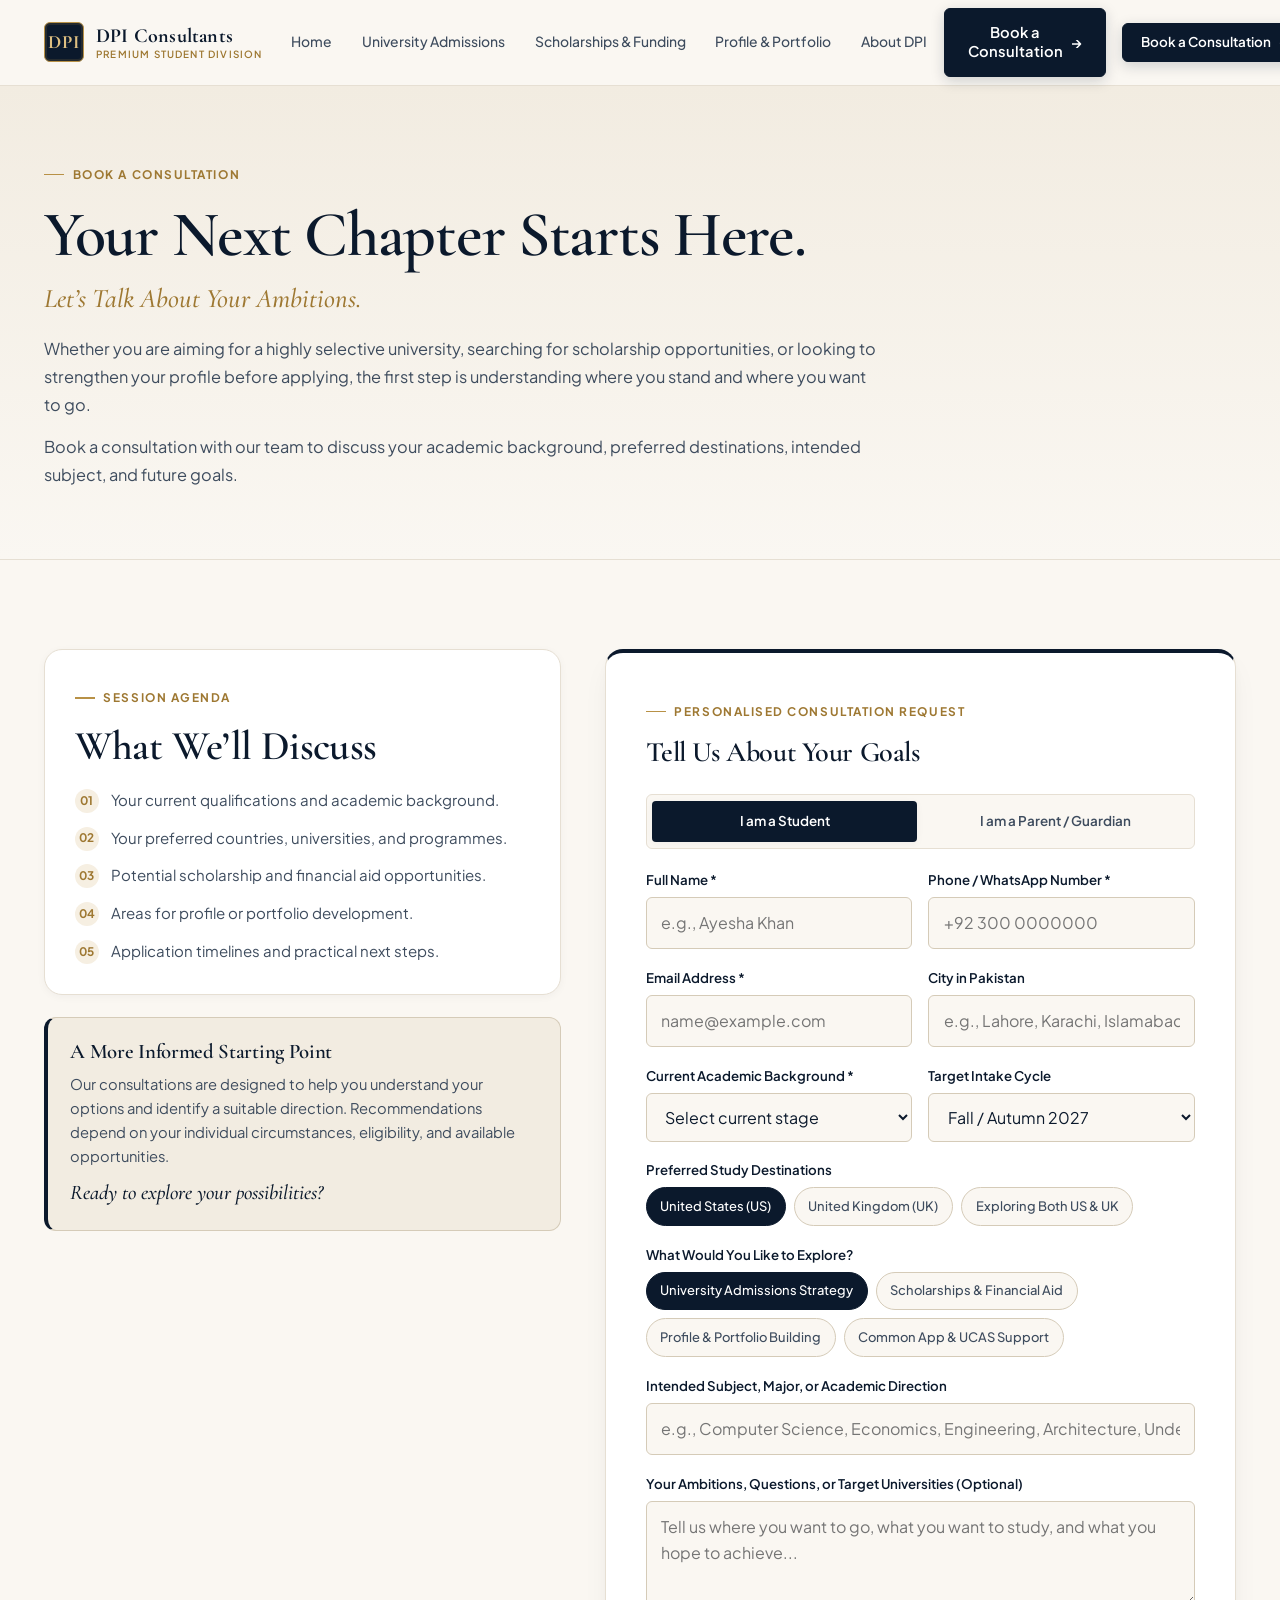
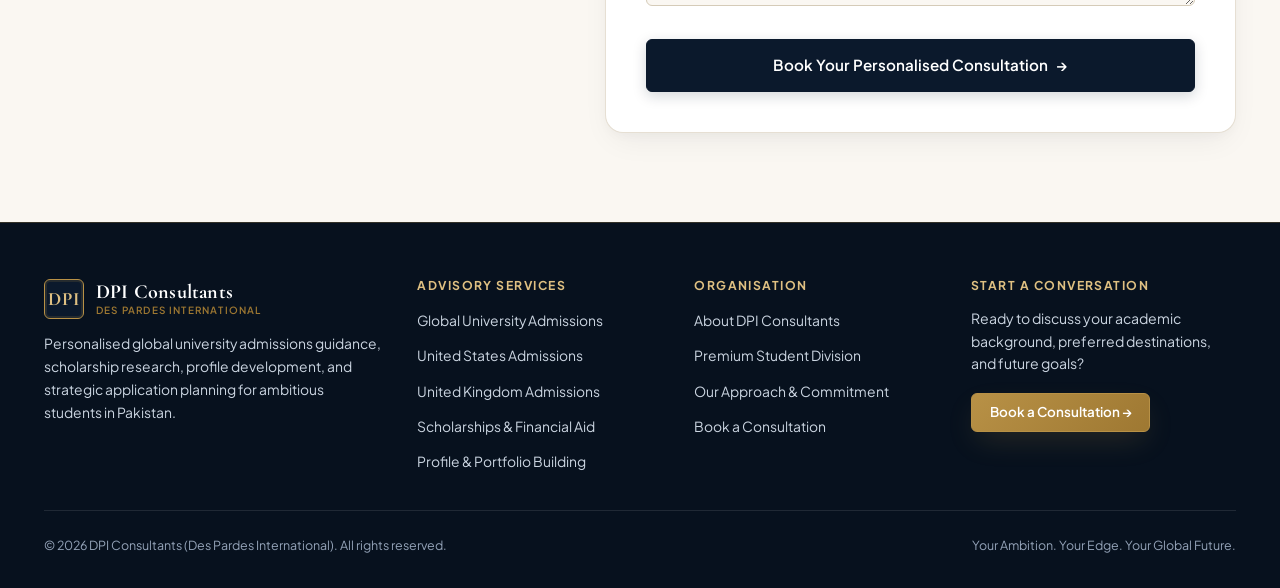
<file: consultation.html>
<!DOCTYPE html>
<html lang="en">
<head>
  <meta charset="UTF-8" />
  <meta name="viewport" content="width=device-width, initial-scale=1.0" />
  <title>Book a Consultation | DPI Consultants</title>
  <meta name="description" content="Your Next Chapter Starts Here. Book a consultation with DPI Consultants to discuss your academic background, preferred destinations, intended subject, and future goals." />
  <link rel="stylesheet" href="styles.css?v=3" />
</head>
<body>

  <!-- Navigation Header -->
  <header class="site-header">
    <div class="container nav-container">
      <a href="index.html" class="brand-logo" aria-label="DPI Consultants Home">
        <div class="brand-monogram">DPI</div>
        <div class="brand-text">
          <span class="brand-name">DPI Consultants</span>
          <span class="brand-division">Premium Student Division</span>
        </div>
      </a>

      <nav class="nav-links" aria-label="Primary Navigation">
        <a href="index.html" class="nav-link">Home</a>
        <a href="admissions.html" class="nav-link">University Admissions</a>
        <a href="scholarships.html" class="nav-link">Scholarships &amp; Funding</a>
        <a href="profile-building.html" class="nav-link">Profile &amp; Portfolio</a>
        <a href="about.html" class="nav-link">About DPI</a>
        <a href="consultation.html" class="btn btn-primary nav-mobile-cta">Book a Consultation <span class="btn-arrow">&rarr;</span></a>
      </nav>

      <div class="nav-actions">
        <a href="consultation.html" class="btn btn-primary btn-sm">
          Book a Consultation <span class="btn-arrow">&rarr;</span>
        </a>
        <button class="mobile-menu-toggle" aria-label="Toggle Menu" aria-expanded="false">
          <svg width="22" height="22" viewBox="0 0 24 24" fill="none" stroke="currentColor" stroke-width="2">
            <line x1="3" y1="6" x2="21" y2="6"></line>
            <line x1="3" y1="12" x2="21" y2="12"></line>
            <line x1="3" y1="18" x2="21" y2="18"></line>
          </svg>
        </button>
      </div>
    </div>
  </header>

  <main>
    <!-- Page Hero -->
    <section class="page-hero">
      <div class="container">
        <div class="page-hero-inner">
          <span class="eyebrow">Book a Consultation</span>
          <h1 class="display-xl">Your Next Chapter Starts Here.</h1>
          <p class="hero-subtitle-serif">Let&rsquo;s Talk About Your Ambitions.</p>
          <div class="page-hero-lead">
            <p>
              Whether you are aiming for a highly selective university, searching for scholarship opportunities, or looking to strengthen your profile before applying, the first step is understanding where you stand and where you want to go.
            </p>
            <p>
              Book a consultation with our team to discuss your academic background, preferred destinations, intended subject, and future goals.
            </p>
          </div>
        </div>
      </div>
    </section>

    <!-- Consultation Main Content -->
    <section class="section">
      <div class="container consultation-layout">

        <!-- Left Column: What We'll Discuss & Starting Point -->
        <div>
          <div class="discuss-card">
            <span class="eyebrow">Session Agenda</span>
            <h2 class="heading-lg">What We&rsquo;ll Discuss</h2>

            <ul class="discuss-list">
              <li class="discuss-item">
                <span class="discuss-item-num">01</span>
                <span>Your current qualifications and academic background.</span>
              </li>
              <li class="discuss-item">
                <span class="discuss-item-num">02</span>
                <span>Your preferred countries, universities, and programmes.</span>
              </li>
              <li class="discuss-item">
                <span class="discuss-item-num">03</span>
                <span>Potential scholarship and financial aid opportunities.</span>
              </li>
              <li class="discuss-item">
                <span class="discuss-item-num">04</span>
                <span>Areas for profile or portfolio development.</span>
              </li>
              <li class="discuss-item">
                <span class="discuss-item-num">05</span>
                <span>Application timelines and practical next steps.</span>
              </li>
            </ul>
          </div>

          <div class="starting-point-box">
            <h3>A More Informed Starting Point</h3>
            <p>
              Our consultations are designed to help you understand your options and identify a suitable direction. Recommendations depend on your individual circumstances, eligibility, and available opportunities.
            </p>
            <p class="lead-serif" style="color: var(--navy-900); font-size: 1.3rem; margin-bottom: 0;">
              Ready to explore your possibilities?
            </p>
          </div>
        </div>

        <!-- Right Column: Interactive Consultation Form -->
        <div class="booking-form-card">
          <div style="margin-bottom: 1.5rem;">
            <span class="eyebrow">Personalised Consultation Request</span>
            <h2 class="heading-md">Tell Us About Your Goals</h2>
          </div>

          <form id="consultationForm">
            <input type="hidden" id="applicantRole" name="applicantRole" value="Student" />

            <!-- Student / Parent Switcher -->
            <div class="form-role-tabs" role="tablist" aria-label="Applicant Role">
              <button type="button" class="role-tab active" data-role="Student">I am a Student</button>
              <button type="button" class="role-tab" data-role="Parent / Guardian">I am a Parent / Guardian</button>
            </div>

            <div class="form-grid-2">
              <div class="form-group">
                <label class="form-label" for="fullName">Full Name *</label>
                <input class="form-control" type="text" id="fullName" name="fullName" placeholder="e.g., Ayesha Khan" required />
              </div>

              <div class="form-group">
                <label class="form-label" for="phone">Phone / WhatsApp Number *</label>
                <input class="form-control" type="tel" id="phone" name="phone" placeholder="+92 300 0000000" required />
              </div>
            </div>

            <div class="form-grid-2">
              <div class="form-group">
                <label class="form-label" for="email">Email Address *</label>
                <input class="form-control" type="email" id="email" name="email" placeholder="name@example.com" required />
              </div>

              <div class="form-group">
                <label class="form-label" for="city">City in Pakistan</label>
                <input class="form-control" type="text" id="city" name="city" placeholder="e.g., Lahore, Karachi, Islamabad" />
              </div>
            </div>

            <div class="form-grid-2">
              <div class="form-group">
                <label class="form-label" for="qualification">Current Academic Background *</label>
                <select class="form-control" id="qualification" name="qualification" required>
                  <option value="" disabled selected>Select current stage</option>
                  <option value="O-Levels / IGCSE">O-Levels / IGCSE</option>
                  <option value="AS / A-Levels">AS / A-Levels</option>
                  <option value="International Baccalaureate (IB)">International Baccalaureate (IB)</option>
                  <option value="Matric / Intermediate (FSc / FA / ICS)">Matric / Intermediate (FSc / FA / ICS)</option>
                  <option value="Undergraduate Student (Seeking Postgraduate)">Undergraduate Student</option>
                  <option value="Gap Year / Other">Gap Year / Other</option>
                </select>
              </div>

              <div class="form-group">
                <label class="form-label" for="intakeYear">Target Intake Cycle</label>
                <select class="form-control" id="intakeYear" name="intakeYear">
                  <option value="Fall 2027">Fall / Autumn 2027</option>
                  <option value="Spring 2027">Spring 2027</option>
                  <option value="Fall 2028">Fall / Autumn 2028</option>
                  <option value="Early Planning (2029+)">Early Profile Planning (2029+)</option>
                </select>
              </div>
            </div>

            <div class="form-group">
              <label class="form-label">Preferred Study Destinations</label>
              <div class="chip-selector">
                <label class="chip-option">
                  <input type="checkbox" name="destination" value="United States (Ivy League & Selective US)" checked />
                  <span class="chip-box">United States (US)</span>
                </label>
                <label class="chip-option">
                  <input type="checkbox" name="destination" value="United Kingdom (Russell Group & UK)" />
                  <span class="chip-box">United Kingdom (UK)</span>
                </label>
                <label class="chip-option">
                  <input type="checkbox" name="destination" value="Both USA & UK" />
                  <span class="chip-box">Exploring Both US &amp; UK</span>
                </label>
              </div>
            </div>

            <div class="form-group">
              <label class="form-label">What Would You Like to Explore?</label>
              <div class="chip-selector">
                <label class="chip-option">
                  <input type="checkbox" name="focusArea" value="Global University Admissions" checked />
                  <span class="chip-box">University Admissions Strategy</span>
                </label>
                <label class="chip-option">
                  <input type="checkbox" name="focusArea" value="Scholarships & Financial Aid" />
                  <span class="chip-box">Scholarships &amp; Financial Aid</span>
                </label>
                <label class="chip-option">
                  <input type="checkbox" name="focusArea" value="Profile & Portfolio Building" />
                  <span class="chip-box">Profile &amp; Portfolio Building</span>
                </label>
                <label class="chip-option">
                  <input type="checkbox" name="focusArea" value="Common App / UCAS Guidance" />
                  <span class="chip-box">Common App &amp; UCAS Support</span>
                </label>
              </div>
            </div>

            <div class="form-group">
              <label class="form-label" for="intendedSubject">Intended Subject, Major, or Academic Direction</label>
              <input class="form-control" type="text" id="intendedSubject" name="intendedSubject" placeholder="e.g., Computer Science, Economics, Engineering, Architecture, Undecided" />
            </div>

            <div class="form-group">
              <label class="form-label" for="goals">Your Ambitions, Questions, or Target Universities (Optional)</label>
              <textarea class="form-control" id="goals" name="goals" rows="3" placeholder="Tell us where you want to go, what you want to study, and what you hope to achieve..."></textarea>
            </div>

            <button type="submit" class="btn btn-primary btn-lg" style="width: 100%; margin-top: 0.5rem;">
              Book Your Personalised Consultation <span class="btn-arrow">&rarr;</span>
            </button>
          </form>

          <!-- Confirmation State -->
          <div id="formSuccessPanel" class="form-success-panel" aria-live="polite">
            <div class="success-icon-ring">
              <svg width="28" height="28" viewBox="0 0 24 24" fill="none" stroke="currentColor" stroke-width="2.5">
                <polyline points="20 6 9 17 4 12"></polyline>
              </svg>
            </div>
            <h3 class="heading-md" style="margin-bottom: 0.5rem;">Consultation Profile Prepared</h3>
            <p class="lead-text" style="font-size: 0.95rem;">
              Thank you for sharing your academic ambitions. Below is your consultation brief. You can send it directly to our advisory team on WhatsApp or copy the summary.
            </p>

            <div id="consultationSummaryText" class="summary-preview-box"></div>

            <div style="display: flex; flex-wrap: wrap; gap: 0.75rem; justify-content: center;">
              <a id="sendWhatsappBtn" href="#" target="_blank" rel="noopener noreferrer" class="btn btn-gold">
                Send via WhatsApp <span class="btn-arrow">&rarr;</span>
              </a>
              <button type="button" id="copyBriefBtn" class="btn btn-outline">
                Copy Consultation Brief
              </button>
              <button type="button" id="resetConsultationBtn" class="btn btn-outline btn-sm">
                Edit Details
              </button>
            </div>
          </div>

        </div>
      </div>
    </section>
  </main>

  <!-- Footer -->
  <footer class="site-footer">
    <div class="container">
      <div class="footer-grid">
        <div class="footer-brand">
          <a href="index.html" class="brand-logo">
            <div class="brand-monogram">DPI</div>
            <div class="brand-text">
              <span class="brand-name">DPI Consultants</span>
              <span class="brand-division">Des Pardes International</span>
            </div>
          </a>
          <p>
            Personalised global university admissions guidance, scholarship research, profile development, and strategic application planning for ambitious students in Pakistan.
          </p>
        </div>

        <div class="footer-col">
          <h4>Advisory Services</h4>
          <ul class="footer-links">
            <li><a href="admissions.html">Global University Admissions</a></li>
            <li><a href="admissions.html#us-admissions">United States Admissions</a></li>
            <li><a href="admissions.html#uk-admissions">United Kingdom Admissions</a></li>
            <li><a href="scholarships.html">Scholarships &amp; Financial Aid</a></li>
            <li><a href="profile-building.html">Profile &amp; Portfolio Building</a></li>
          </ul>
        </div>

        <div class="footer-col">
          <h4>Organisation</h4>
          <ul class="footer-links">
            <li><a href="about.html">About DPI Consultants</a></li>
            <li><a href="about.html#premium-division">Premium Student Division</a></li>
            <li><a href="about.html#our-approach">Our Approach &amp; Commitment</a></li>
            <li><a href="consultation.html">Book a Consultation</a></li>
          </ul>
        </div>

        <div class="footer-col">
          <h4>Start a Conversation</h4>
          <p style="font-size: 0.88rem; margin-bottom: 1.15rem; line-height: 1.6;">
            Ready to discuss your academic background, preferred destinations, and future goals?
          </p>
          <a href="consultation.html" class="btn btn-gold btn-sm">
            Book a Consultation &rarr;
          </a>
        </div>
      </div>

      <div class="footer-bottom">
        <span>&copy; 2026 DPI Consultants (Des Pardes International). All rights reserved.</span>
        <span>Your Ambition. Your Edge. Your Global Future.</span>
      </div>
    </div>
  </footer>

  <script src="main.js?v=3"></script>
</body>
</html>
</file>
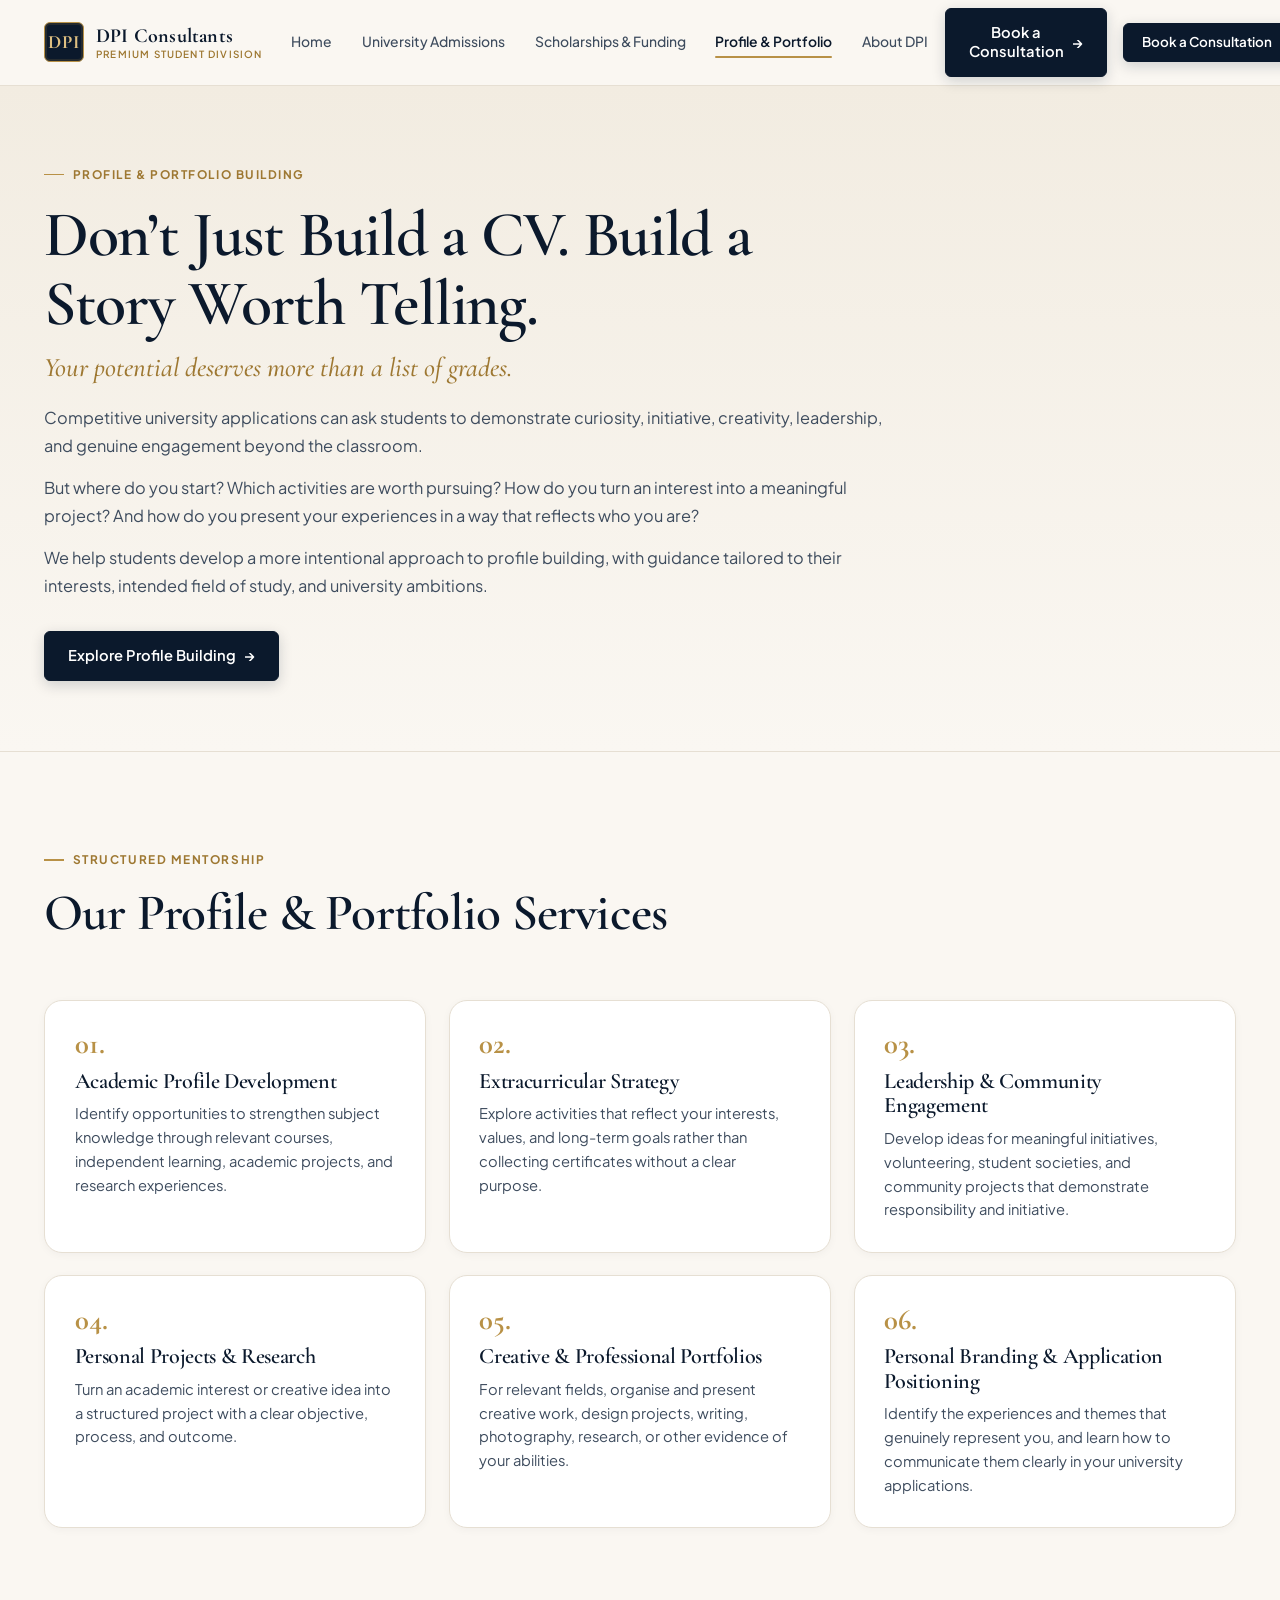
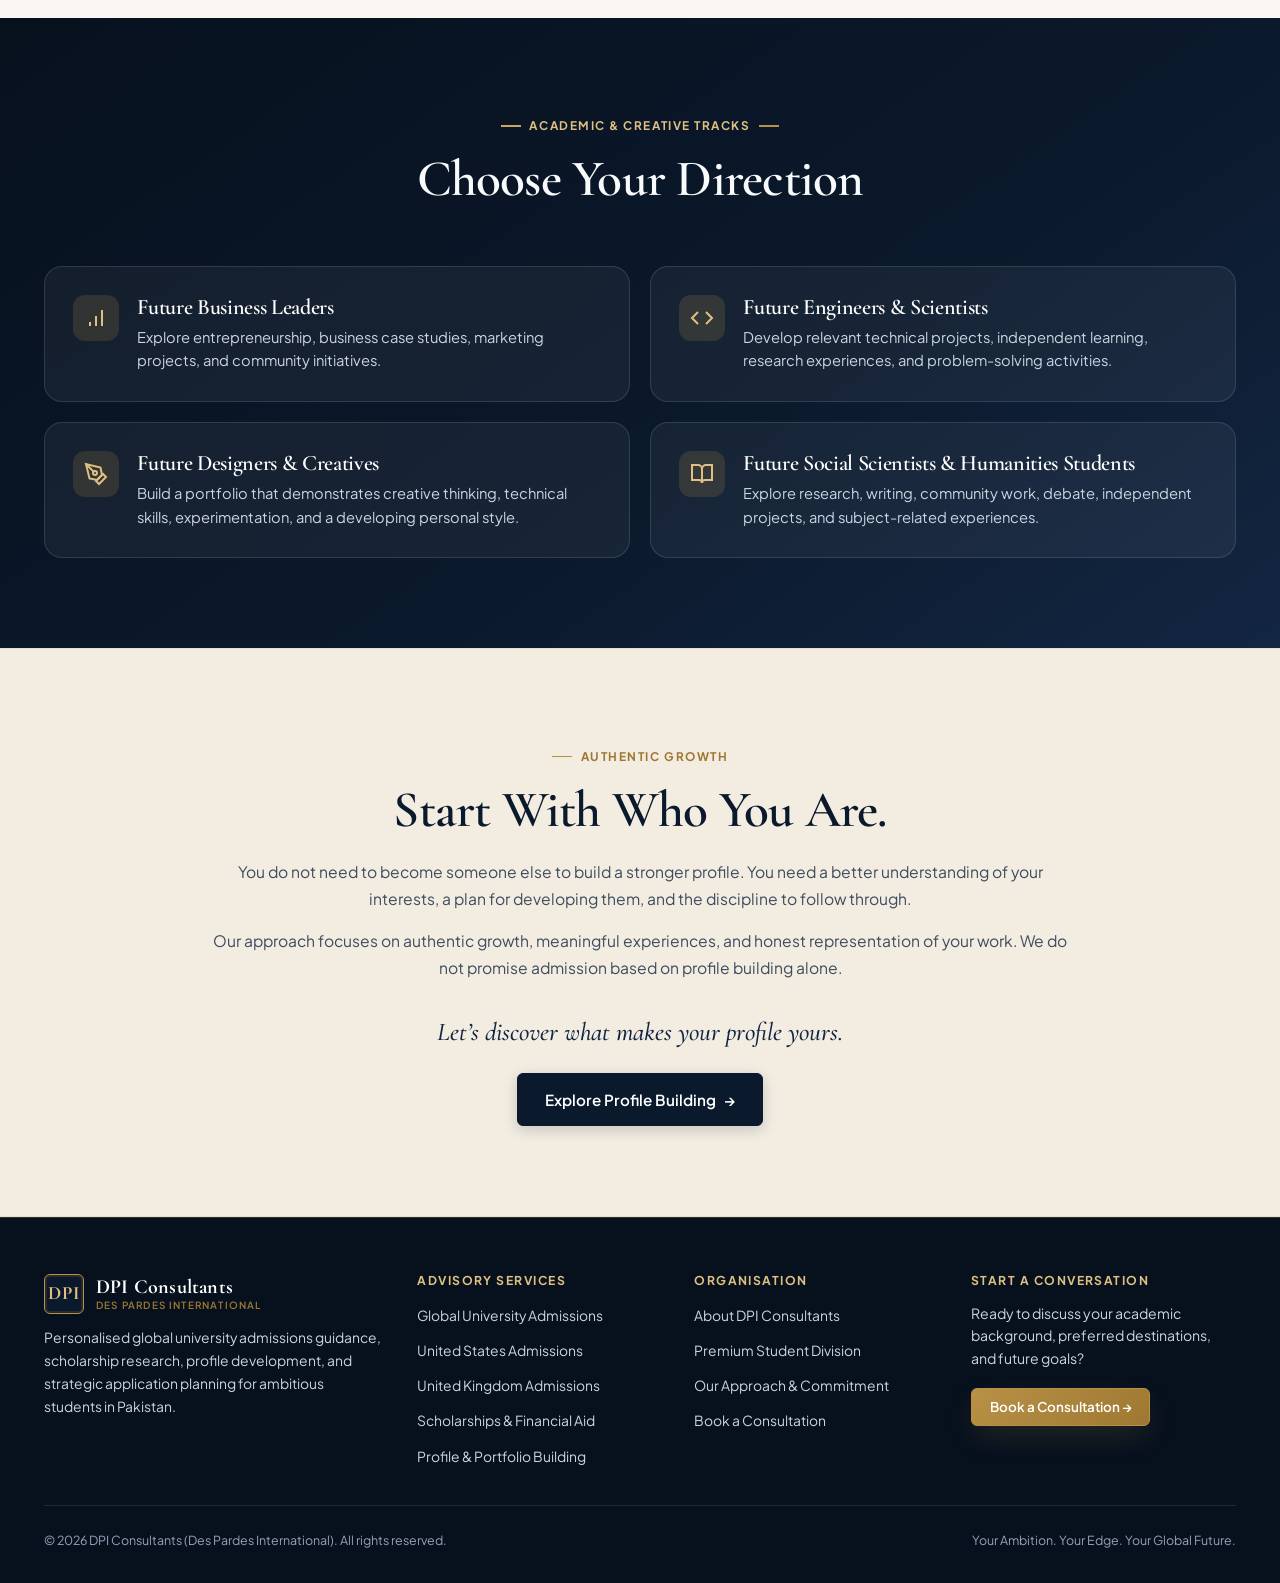
<file: profile-building.html>
<!DOCTYPE html>
<html lang="en">
<head>
  <meta charset="UTF-8" />
  <meta name="viewport" content="width=device-width, initial-scale=1.0" />
  <title>Profile &amp; Portfolio Building | DPI Consultants</title>
  <meta name="description" content="Don't Just Build a CV. Build a Story Worth Telling. We help students develop a more intentional approach to profile building, tailored to their interests, intended field of study, and university ambitions." />
  <link rel="stylesheet" href="styles.css?v=3" />
</head>
<body>

  <!-- Navigation Header -->
  <header class="site-header">
    <div class="container nav-container">
      <a href="index.html" class="brand-logo" aria-label="DPI Consultants Home">
        <div class="brand-monogram">DPI</div>
        <div class="brand-text">
          <span class="brand-name">DPI Consultants</span>
          <span class="brand-division">Premium Student Division</span>
        </div>
      </a>

      <nav class="nav-links" aria-label="Primary Navigation">
        <a href="index.html" class="nav-link">Home</a>
        <a href="admissions.html" class="nav-link">University Admissions</a>
        <a href="scholarships.html" class="nav-link">Scholarships &amp; Funding</a>
        <a href="profile-building.html" class="nav-link active">Profile &amp; Portfolio</a>
        <a href="about.html" class="nav-link">About DPI</a>
        <a href="consultation.html" class="btn btn-primary nav-mobile-cta">Book a Consultation <span class="btn-arrow">&rarr;</span></a>
      </nav>

      <div class="nav-actions">
        <a href="consultation.html?topic=profile" class="btn btn-primary btn-sm">
          Book a Consultation <span class="btn-arrow">&rarr;</span>
        </a>
        <button class="mobile-menu-toggle" aria-label="Toggle Menu" aria-expanded="false">
          <svg width="22" height="22" viewBox="0 0 24 24" fill="none" stroke="currentColor" stroke-width="2">
            <line x1="3" y1="6" x2="21" y2="6"></line>
            <line x1="3" y1="12" x2="21" y2="12"></line>
            <line x1="3" y1="18" x2="21" y2="18"></line>
          </svg>
        </button>
      </div>
    </div>
  </header>

  <main>
    <!-- Page Hero -->
    <section class="page-hero">
      <div class="container">
        <div class="page-hero-inner">
          <span class="eyebrow">Profile &amp; Portfolio Building</span>
          <h1 class="display-xl">Don&rsquo;t Just Build a CV. Build a Story Worth Telling.</h1>
          <p class="hero-subtitle-serif">Your potential deserves more than a list of grades.</p>
          <div class="page-hero-lead">
            <p>
              Competitive university applications can ask students to demonstrate curiosity, initiative, creativity, leadership, and genuine engagement beyond the classroom.
            </p>
            <p>
              But where do you start? Which activities are worth pursuing? How do you turn an interest into a meaningful project? And how do you present your experiences in a way that reflects who you are?
            </p>
            <p>
              We help students develop a more intentional approach to profile building, with guidance tailored to their interests, intended field of study, and university ambitions.
            </p>
          </div>
          <div style="margin-top: 2rem;">
            <a href="consultation.html?topic=profile" class="btn btn-primary">
              Explore Profile Building <span class="btn-arrow">&rarr;</span>
            </a>
          </div>
        </div>
      </div>
    </section>

    <!-- Section: Our Profile & Portfolio Services (01 - 06) -->
    <section id="services" class="section">
      <div class="container">
        <div class="section-header">
          <span class="eyebrow">Structured Mentorship</span>
          <h2 class="display-lg">Our Profile &amp; Portfolio Services</h2>
        </div>

        <div class="services-numbered-grid">
          <!-- 01 -->
          <article class="numbered-service-card">
            <span class="service-index">01.</span>
            <h3>Academic Profile Development</h3>
            <p>
              Identify opportunities to strengthen subject knowledge through relevant courses, independent learning, academic projects, and research experiences.
            </p>
          </article>

          <!-- 02 -->
          <article class="numbered-service-card">
            <span class="service-index">02.</span>
            <h3>Extracurricular Strategy</h3>
            <p>
              Explore activities that reflect your interests, values, and long-term goals rather than collecting certificates without a clear purpose.
            </p>
          </article>

          <!-- 03 -->
          <article class="numbered-service-card">
            <span class="service-index">03.</span>
            <h3>Leadership &amp; Community Engagement</h3>
            <p>
              Develop ideas for meaningful initiatives, volunteering, student societies, and community projects that demonstrate responsibility and initiative.
            </p>
          </article>

          <!-- 04 -->
          <article class="numbered-service-card">
            <span class="service-index">04.</span>
            <h3>Personal Projects &amp; Research</h3>
            <p>
              Turn an academic interest or creative idea into a structured project with a clear objective, process, and outcome.
            </p>
          </article>

          <!-- 05 -->
          <article id="portfolios" class="numbered-service-card">
            <span class="service-index">05.</span>
            <h3>Creative &amp; Professional Portfolios</h3>
            <p>
              For relevant fields, organise and present creative work, design projects, writing, photography, research, or other evidence of your abilities.
            </p>
          </article>

          <!-- 06 -->
          <article class="numbered-service-card">
            <span class="service-index">06.</span>
            <h3>Personal Branding &amp; Application Positioning</h3>
            <p>
              Identify the experiences and themes that genuinely represent you, and learn how to communicate them clearly in your university applications.
            </p>
          </article>
        </div>
      </div>
    </section>

    <!-- Section: Choose Your Direction -->
    <section class="section section-dark">
      <div class="container">
        <div class="section-header centered">
          <span class="eyebrow eyebrow-light">Academic &amp; Creative Tracks</span>
          <h2 class="display-lg">Choose Your Direction</h2>
        </div>

        <div class="direction-grid">
          <!-- Track 1 -->
          <article class="direction-card">
            <div class="direction-icon" aria-hidden="true">
              <svg width="24" height="24" viewBox="0 0 24 24" fill="none" stroke="currentColor" stroke-width="2">
                <line x1="12" y1="20" x2="12" y2="10"></line>
                <line x1="18" y1="20" x2="18" y2="4"></line>
                <line x1="6" y1="20" x2="6" y2="16"></line>
              </svg>
            </div>
            <div>
              <h3>Future Business Leaders</h3>
              <p>Explore entrepreneurship, business case studies, marketing projects, and community initiatives.</p>
            </div>
          </article>

          <!-- Track 2 -->
          <article class="direction-card">
            <div class="direction-icon" aria-hidden="true">
              <svg width="24" height="24" viewBox="0 0 24 24" fill="none" stroke="currentColor" stroke-width="2">
                <polyline points="16 18 22 12 16 6"></polyline>
                <polyline points="8 6 2 12 8 18"></polyline>
              </svg>
            </div>
            <div>
              <h3>Future Engineers &amp; Scientists</h3>
              <p>Develop relevant technical projects, independent learning, research experiences, and problem-solving activities.</p>
            </div>
          </article>

          <!-- Track 3 -->
          <article class="direction-card">
            <div class="direction-icon" aria-hidden="true">
              <svg width="24" height="24" viewBox="0 0 24 24" fill="none" stroke="currentColor" stroke-width="2">
                <path d="M12 19l7-7 3 3-7 7-3-3z"></path>
                <path d="M18 13l-1.5-7.5L2 2l3.5 14.5L13 18l5-5z"></path>
                <path d="M2 2l7.586 7.586"></path>
                <circle cx="11" cy="11" r="2"></circle>
              </svg>
            </div>
            <div>
              <h3>Future Designers &amp; Creatives</h3>
              <p>Build a portfolio that demonstrates creative thinking, technical skills, experimentation, and a developing personal style.</p>
            </div>
          </article>

          <!-- Track 4 -->
          <article class="direction-card">
            <div class="direction-icon" aria-hidden="true">
              <svg width="24" height="24" viewBox="0 0 24 24" fill="none" stroke="currentColor" stroke-width="2">
                <path d="M2 3h6a4 4 0 0 1 4 4v14a3 3 0 0 0-3-3H2z"></path>
                <path d="M22 3h-6a4 4 0 0 0-4 4v14a3 3 0 0 1 3-3h7z"></path>
              </svg>
            </div>
            <div>
              <h3>Future Social Scientists &amp; Humanities Students</h3>
              <p>Explore research, writing, community work, debate, independent projects, and subject-related experiences.</p>
            </div>
          </article>
        </div>
      </div>
    </section>

    <!-- Section: Start With Who You Are. -->
    <section class="section section-sand">
      <div class="container-narrow" style="text-align: center;">
        <span class="eyebrow" style="justify-content: center;">Authentic Growth</span>
        <h2 class="display-lg" style="margin-bottom: 1.25rem;">Start With Who You Are.</h2>
        <p class="lead-text" style="margin-bottom: 1rem;">
          You do not need to become someone else to build a stronger profile. You need a better understanding of your interests, a plan for developing them, and the discipline to follow through.
        </p>
        <p class="lead-text" style="margin-bottom: 2rem;">
          Our approach focuses on authentic growth, meaningful experiences, and honest representation of your work. We do not promise admission based on profile building alone.
        </p>

        <p class="lead-serif" style="margin-bottom: 1.5rem;">
          Let&rsquo;s discover what makes your profile yours.
        </p>

        <a href="consultation.html?topic=profile" class="btn btn-primary btn-lg">
          Explore Profile Building <span class="btn-arrow">&rarr;</span>
        </a>
      </div>
    </section>
  </main>

  <!-- Footer -->
  <footer class="site-footer">
    <div class="container">
      <div class="footer-grid">
        <div class="footer-brand">
          <a href="index.html" class="brand-logo">
            <div class="brand-monogram">DPI</div>
            <div class="brand-text">
              <span class="brand-name">DPI Consultants</span>
              <span class="brand-division">Des Pardes International</span>
            </div>
          </a>
          <p>
            Personalised global university admissions guidance, scholarship research, profile development, and strategic application planning for ambitious students in Pakistan.
          </p>
        </div>

        <div class="footer-col">
          <h4>Advisory Services</h4>
          <ul class="footer-links">
            <li><a href="admissions.html">Global University Admissions</a></li>
            <li><a href="admissions.html#us-admissions">United States Admissions</a></li>
            <li><a href="admissions.html#uk-admissions">United Kingdom Admissions</a></li>
            <li><a href="scholarships.html">Scholarships &amp; Financial Aid</a></li>
            <li><a href="profile-building.html">Profile &amp; Portfolio Building</a></li>
          </ul>
        </div>

        <div class="footer-col">
          <h4>Organisation</h4>
          <ul class="footer-links">
            <li><a href="about.html">About DPI Consultants</a></li>
            <li><a href="about.html#premium-division">Premium Student Division</a></li>
            <li><a href="about.html#our-approach">Our Approach &amp; Commitment</a></li>
            <li><a href="consultation.html">Book a Consultation</a></li>
          </ul>
        </div>

        <div class="footer-col">
          <h4>Start a Conversation</h4>
          <p style="font-size: 0.88rem; margin-bottom: 1.15rem; line-height: 1.6;">
            Ready to discuss your academic background, preferred destinations, and future goals?
          </p>
          <a href="consultation.html?topic=profile" class="btn btn-gold btn-sm">
            Book a Consultation &rarr;
          </a>
        </div>
      </div>

      <div class="footer-bottom">
        <span>&copy; 2026 DPI Consultants (Des Pardes International). All rights reserved.</span>
        <span>Your Ambition. Your Edge. Your Global Future.</span>
      </div>
    </div>
  </footer>

  <script src="main.js?v=3"></script>
</body>
</html>
</file>
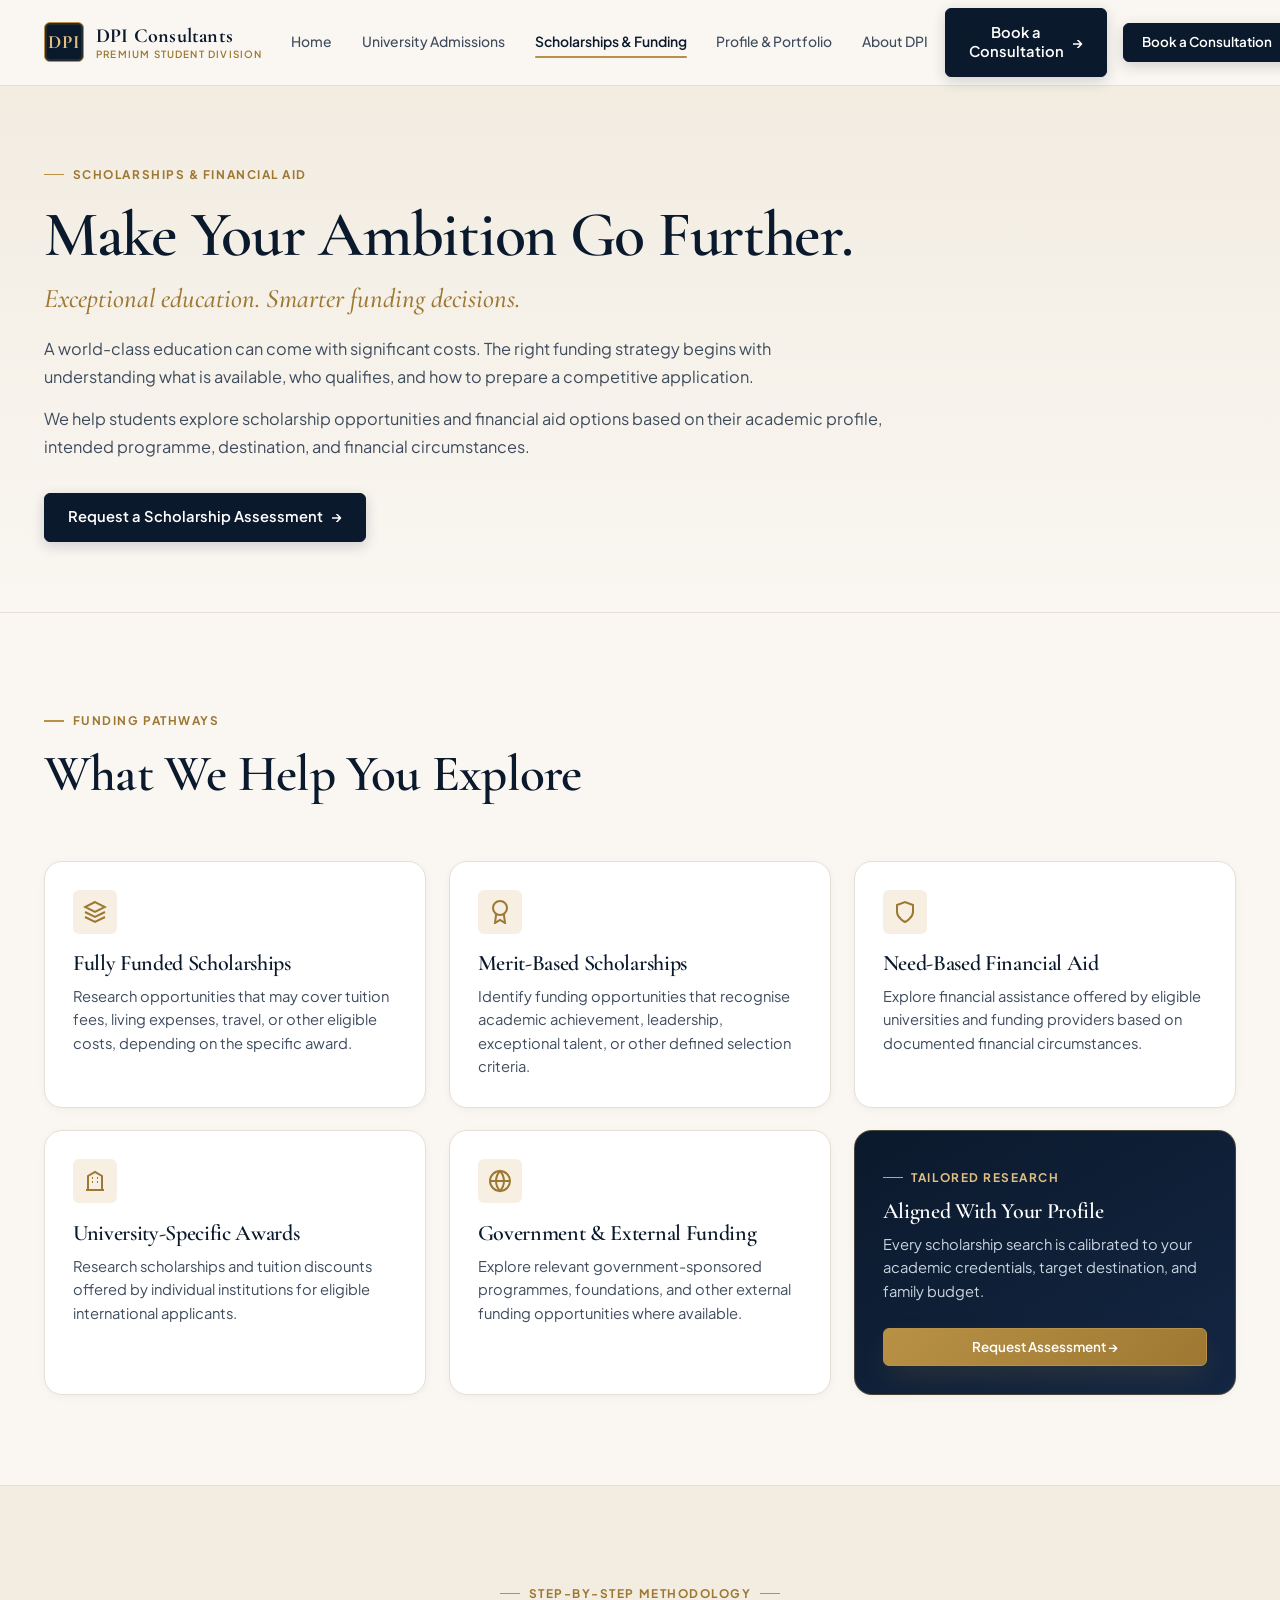
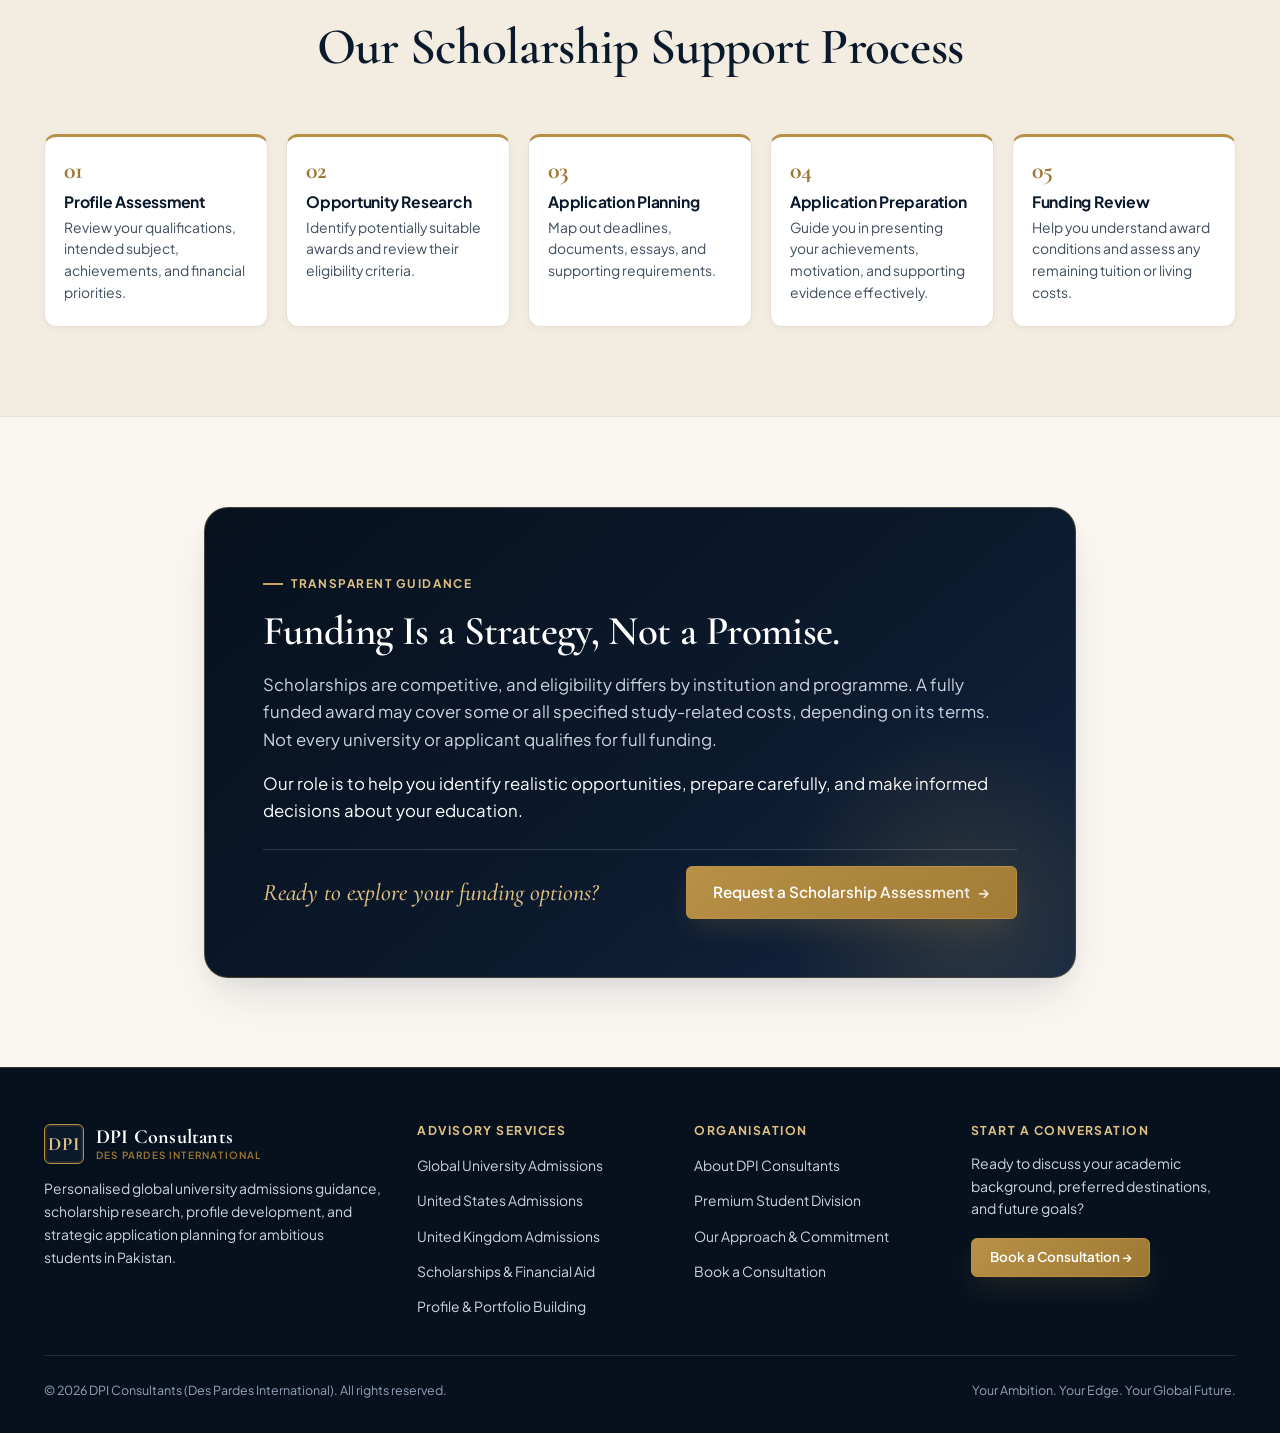
<file: scholarships.html>
<!DOCTYPE html>
<html lang="en">
<head>
  <meta charset="UTF-8" />
  <meta name="viewport" content="width=device-width, initial-scale=1.0" />
  <title>Scholarships &amp; Funding | DPI Consultants</title>
  <meta name="description" content="Make Your Ambition Go Further. We help students explore scholarship opportunities and financial aid options based on their academic profile, intended programme, destination, and financial circumstances." />
  <link rel="stylesheet" href="styles.css?v=3" />
</head>
<body>

  <!-- Navigation Header -->
  <header class="site-header">
    <div class="container nav-container">
      <a href="index.html" class="brand-logo" aria-label="DPI Consultants Home">
        <div class="brand-monogram">DPI</div>
        <div class="brand-text">
          <span class="brand-name">DPI Consultants</span>
          <span class="brand-division">Premium Student Division</span>
        </div>
      </a>

      <nav class="nav-links" aria-label="Primary Navigation">
        <a href="index.html" class="nav-link">Home</a>
        <a href="admissions.html" class="nav-link">University Admissions</a>
        <a href="scholarships.html" class="nav-link active">Scholarships &amp; Funding</a>
        <a href="profile-building.html" class="nav-link">Profile &amp; Portfolio</a>
        <a href="about.html" class="nav-link">About DPI</a>
        <a href="consultation.html" class="btn btn-primary nav-mobile-cta">Book a Consultation <span class="btn-arrow">&rarr;</span></a>
      </nav>

      <div class="nav-actions">
        <a href="consultation.html?topic=scholarships" class="btn btn-primary btn-sm">
          Book a Consultation <span class="btn-arrow">&rarr;</span>
        </a>
        <button class="mobile-menu-toggle" aria-label="Toggle Menu" aria-expanded="false">
          <svg width="22" height="22" viewBox="0 0 24 24" fill="none" stroke="currentColor" stroke-width="2">
            <line x1="3" y1="6" x2="21" y2="6"></line>
            <line x1="3" y1="12" x2="21" y2="12"></line>
            <line x1="3" y1="18" x2="21" y2="18"></line>
          </svg>
        </button>
      </div>
    </div>
  </header>

  <main>
    <!-- Page Hero -->
    <section class="page-hero">
      <div class="container">
        <div class="page-hero-inner">
          <span class="eyebrow">Scholarships &amp; Financial Aid</span>
          <h1 class="display-xl">Make Your Ambition Go Further.</h1>
          <p class="hero-subtitle-serif">Exceptional education. Smarter funding decisions.</p>
          <div class="page-hero-lead">
            <p>
              A world-class education can come with significant costs. The right funding strategy begins with understanding what is available, who qualifies, and how to prepare a competitive application.
            </p>
            <p>
              We help students explore scholarship opportunities and financial aid options based on their academic profile, intended programme, destination, and financial circumstances.
            </p>
          </div>
          <div style="margin-top: 2rem;">
            <a href="consultation.html?topic=scholarships" class="btn btn-primary">
              Request a Scholarship Assessment <span class="btn-arrow">&rarr;</span>
            </a>
          </div>
        </div>
      </div>
    </section>

    <!-- Section: What We Help You Explore -->
    <section class="section">
      <div class="container">
        <div class="section-header">
          <span class="eyebrow">Funding Pathways</span>
          <h2 class="display-lg">What We Help You Explore</h2>
        </div>

        <div class="scholarship-cards-grid">
          <!-- 1. Fully Funded Scholarships -->
          <article class="scholarship-card">
            <div class="scholarship-card-icon" aria-hidden="true">
              <svg width="24" height="24" viewBox="0 0 24 24" fill="none" stroke="currentColor" stroke-width="2">
                <path d="M12 2L2 7l10 5 10-5-10-5z"></path>
                <path d="M2 17l10 5 10-5"></path>
                <path d="M2 12l10 5 10-5"></path>
              </svg>
            </div>
            <h3>Fully Funded Scholarships</h3>
            <p>
              Research opportunities that may cover tuition fees, living expenses, travel, or other eligible costs, depending on the specific award.
            </p>
          </article>

          <!-- 2. Merit-Based Scholarships -->
          <article class="scholarship-card">
            <div class="scholarship-card-icon" aria-hidden="true">
              <svg width="24" height="24" viewBox="0 0 24 24" fill="none" stroke="currentColor" stroke-width="2">
                <circle cx="12" cy="8" r="7"></circle>
                <polyline points="8.21 13.89 7 23 12 20 17 23 15.79 13.88"></polyline>
              </svg>
            </div>
            <h3>Merit-Based Scholarships</h3>
            <p>
              Identify funding opportunities that recognise academic achievement, leadership, exceptional talent, or other defined selection criteria.
            </p>
          </article>

          <!-- 3. Need-Based Financial Aid -->
          <article class="scholarship-card">
            <div class="scholarship-card-icon" aria-hidden="true">
              <svg width="24" height="24" viewBox="0 0 24 24" fill="none" stroke="currentColor" stroke-width="2">
                <path d="M12 22s8-4 8-10V5l-8-3-8 3v7c0 6 8 10 8 10z"></path>
              </svg>
            </div>
            <h3>Need-Based Financial Aid</h3>
            <p>
              Explore financial assistance offered by eligible universities and funding providers based on documented financial circumstances.
            </p>
          </article>

          <!-- 4. University-Specific Awards -->
          <article class="scholarship-card">
            <div class="scholarship-card-icon" aria-hidden="true">
              <svg width="24" height="24" viewBox="0 0 24 24" fill="none" stroke="currentColor" stroke-width="2">
                <path d="M3 21h18"></path>
                <path d="M5 21V7l7-4 7 4v14"></path>
                <path d="M9 9h1m4 0h1m-6 4h1m4 0h1"></path>
              </svg>
            </div>
            <h3>University-Specific Awards</h3>
            <p>
              Research scholarships and tuition discounts offered by individual institutions for eligible international applicants.
            </p>
          </article>

          <!-- 5. Government & External Funding -->
          <article class="scholarship-card">
            <div class="scholarship-card-icon" aria-hidden="true">
              <svg width="24" height="24" viewBox="0 0 24 24" fill="none" stroke="currentColor" stroke-width="2">
                <circle cx="12" cy="12" r="10"></circle>
                <line x1="2" y1="12" x2="22" y2="12"></line>
                <path d="M12 2a15.3 15.3 0 0 1 4 10 15.3 15.3 0 0 1-4 10 15.3 15.3 0 0 1-4-10 15.3 15.3 0 0 1 4-10z"></path>
              </svg>
            </div>
            <h3>Government &amp; External Funding</h3>
            <p>
              Explore relevant government-sponsored programmes, foundations, and other external funding opportunities where available.
            </p>
          </article>

          <!-- Advisory Highlight Card -->
          <article class="scholarship-card" style="background: linear-gradient(150deg, var(--navy-900) 0%, var(--navy-800) 100%); color: #FFFFFF; border-color: rgba(184, 145, 70, 0.35); justify-content: space-between;">
            <div>
              <span class="eyebrow eyebrow-light" style="margin-bottom: 0.75rem;">Tailored Research</span>
              <h3 style="color: #FFFFFF;">Aligned With Your Profile</h3>
              <p style="color: var(--text-on-dark-muted);">
                Every scholarship search is calibrated to your academic credentials, target destination, and family budget.
              </p>
            </div>
            <div style="margin-top: 1.5rem;">
              <a href="consultation.html?topic=scholarships" class="btn btn-gold btn-sm" style="width: 100%;">
                Request Assessment &rarr;
              </a>
            </div>
          </article>
        </div>
      </div>
    </section>

    <!-- Section: Our Scholarship Support Process -->
    <section class="section section-sand">
      <div class="container">
        <div class="section-header centered">
          <span class="eyebrow">Step-by-Step Methodology</span>
          <h2 class="display-lg">Our Scholarship Support Process</h2>
        </div>

        <div class="process-steps-list">
          <div class="process-step-card">
            <div class="process-step-num">01</div>
            <h3>Profile Assessment</h3>
            <p>Review your qualifications, intended subject, achievements, and financial priorities.</p>
          </div>

          <div class="process-step-card">
            <div class="process-step-num">02</div>
            <h3>Opportunity Research</h3>
            <p>Identify potentially suitable awards and review their eligibility criteria.</p>
          </div>

          <div class="process-step-card">
            <div class="process-step-num">03</div>
            <h3>Application Planning</h3>
            <p>Map out deadlines, documents, essays, and supporting requirements.</p>
          </div>

          <div class="process-step-card">
            <div class="process-step-num">04</div>
            <h3>Application Preparation</h3>
            <p>Guide you in presenting your achievements, motivation, and supporting evidence effectively.</p>
          </div>

          <div class="process-step-card">
            <div class="process-step-num">05</div>
            <h3>Funding Review</h3>
            <p>Help you understand award conditions and assess any remaining tuition or living costs.</p>
          </div>
        </div>
      </div>
    </section>

    <!-- Section: Funding Is a Strategy, Not a Promise. -->
    <section class="section">
      <div class="container-narrow">
        <div class="cta-banner" style="flex-direction: column; align-items: flex-start; gap: 1.5rem;">
          <div>
            <span class="eyebrow eyebrow-light">Transparent Guidance</span>
            <h2 class="display-lg" style="margin-bottom: 1rem;">Funding Is a Strategy, Not a Promise.</h2>
            <p style="margin-bottom: 1rem; font-size: 1.05rem;">
              Scholarships are competitive, and eligibility differs by institution and programme. A fully funded award may cover some or all specified study-related costs, depending on its terms. Not every university or applicant qualifies for full funding.
            </p>
            <p style="font-size: 1.05rem; color: #FFFFFF;">
              Our role is to help you identify realistic opportunities, prepare carefully, and make informed decisions about your education.
            </p>
          </div>

          <div style="padding-top: 1rem; border-top: 1px solid rgba(255, 255, 255, 0.15); width: 100%; display: flex; flex-wrap: wrap; align-items: center; justify-content: space-between; gap: 1.25rem;">
            <span class="lead-serif" style="color: var(--gold-300); font-size: 1.5rem;">Ready to explore your funding options?</span>
            <a href="consultation.html?topic=scholarships" class="btn btn-gold btn-lg">
              Request a Scholarship Assessment <span class="btn-arrow">&rarr;</span>
            </a>
          </div>
        </div>
      </div>
    </section>
  </main>

  <!-- Footer -->
  <footer class="site-footer">
    <div class="container">
      <div class="footer-grid">
        <div class="footer-brand">
          <a href="index.html" class="brand-logo">
            <div class="brand-monogram">DPI</div>
            <div class="brand-text">
              <span class="brand-name">DPI Consultants</span>
              <span class="brand-division">Des Pardes International</span>
            </div>
          </a>
          <p>
            Personalised global university admissions guidance, scholarship research, profile development, and strategic application planning for ambitious students in Pakistan.
          </p>
        </div>

        <div class="footer-col">
          <h4>Advisory Services</h4>
          <ul class="footer-links">
            <li><a href="admissions.html">Global University Admissions</a></li>
            <li><a href="admissions.html#us-admissions">United States Admissions</a></li>
            <li><a href="admissions.html#uk-admissions">United Kingdom Admissions</a></li>
            <li><a href="scholarships.html">Scholarships &amp; Financial Aid</a></li>
            <li><a href="profile-building.html">Profile &amp; Portfolio Building</a></li>
          </ul>
        </div>

        <div class="footer-col">
          <h4>Organisation</h4>
          <ul class="footer-links">
            <li><a href="about.html">About DPI Consultants</a></li>
            <li><a href="about.html#premium-division">Premium Student Division</a></li>
            <li><a href="about.html#our-approach">Our Approach &amp; Commitment</a></li>
            <li><a href="consultation.html">Book a Consultation</a></li>
          </ul>
        </div>

        <div class="footer-col">
          <h4>Start a Conversation</h4>
          <p style="font-size: 0.88rem; margin-bottom: 1.15rem; line-height: 1.6;">
            Ready to discuss your academic background, preferred destinations, and future goals?
          </p>
          <a href="consultation.html?topic=scholarships" class="btn btn-gold btn-sm">
            Book a Consultation &rarr;
          </a>
        </div>
      </div>

      <div class="footer-bottom">
        <span>&copy; 2026 DPI Consultants (Des Pardes International). All rights reserved.</span>
        <span>Your Ambition. Your Edge. Your Global Future.</span>
      </div>
    </div>
  </footer>

  <script src="main.js?v=3"></script>
</body>
</html>
</file>
<file: styles.css>
/* ==========================================================================
   DPI Consultants | Premium Student Division
   Design System: Editorial Academic Prestige (Mobile-First & Responsive)
   Palette: Warm Ivory (#FAF7F2), Deep Oxford Navy (#0B192C), Antique Brass (#B89146)
   Typography: Cormorant Garamond (Editorial Serif) + Plus Jakarta Sans (Modern Sans)
   ========================================================================== */

@import url('https://fonts.googleapis.com/css2?family=Cormorant+Garamond:ital,wght@0,500;0,600;0,700;1,500;1,600&family=Plus+Jakarta+Sans:wght@400;500;600;700&display=swap');

:root {
  /* Color Palette */
  --bg-ivory: #FAF7F2;
  --bg-sand: #F2ECE1;
  --bg-surface: #FFFFFF;
  --bg-surface-hover: #FCFBF9;
  
  --navy-950: #07111E;
  --navy-900: #0B192C;
  --navy-800: #132642;
  --navy-700: #1E375A;
  --navy-600: #2D4B73;

  --gold-600: #9E7832;
  --gold-500: #B89146;
  --gold-400: #CCA65C;
  --gold-300: #DFC082;
  --gold-100: #F6EFE2;
  --gold-50: #FBF8F1;

  --text-primary: #0B192C;
  --text-secondary: #3E4C5E;
  --text-muted: #64748B;
  --text-on-dark: #F8FAFC;
  --text-on-dark-muted: #CBD5E1;

  --border-light: #E6DFD3;
  --border-medium: #D5CBB8;
  --border-gold: rgba(184, 145, 70, 0.35);
  --border-dark: rgba(255, 255, 255, 0.12);

  /* Typography */
  --font-serif: 'Cormorant Garamond', Georgia, 'Times New Roman', serif;
  --font-sans: 'Plus Jakarta Sans', -apple-system, BlinkMacSystemFont, 'Segoe UI', Roboto, sans-serif;

  /* Layout & Spacing */
  --container-max: 1240px;
  --container-narrow: 920px;
  --header-height: 82px;

  /* Shadows & Transitions */
  --shadow-sm: 0 2px 8px rgba(11, 25, 44, 0.04);
  --shadow-md: 0 12px 32px -8px rgba(11, 25, 44, 0.07), 0 4px 12px -2px rgba(11, 25, 44, 0.03);
  --shadow-lg: 0 24px 48px -12px rgba(11, 25, 44, 0.12), 0 8px 20px -4px rgba(11, 25, 44, 0.05);
  --shadow-gold: 0 12px 30px -6px rgba(184, 145, 70, 0.2);

  --radius-sm: 6px;
  --radius-md: 12px;
  --radius-lg: 18px;
  --radius-xl: 24px;

  --ease-out: cubic-bezier(0.16, 1, 0.3, 1);
  --transition-fast: 0.2s var(--ease-out);
  --transition-base: 0.35s var(--ease-out);
}

/* ==========================================================================
   Reset & Base
   ========================================================================== */
*, *::before, *::after {
  box-sizing: border-box;
  margin: 0;
  padding: 0;
}

html {
  scroll-behavior: smooth;
  font-size: 16px;
  -webkit-font-smoothing: antialiased;
  -moz-osx-font-smoothing: grayscale;
  -webkit-text-size-adjust: 100%;
  max-width: 100%;
  overflow-x: hidden;
}

body {
  font-family: var(--font-sans);
  background-color: var(--bg-ivory);
  color: var(--text-primary);
  line-height: 1.65;
  max-width: 100%;
  overflow-x: hidden;
  width: 100%;
  position: relative;
}

/* Prevent any CSS Grid or Flex child from blowing out viewport width on mobile */
.hero-grid > *,
.achieve-grid > *,
.think-bigger-grid > *,
.timeline-grid > *,
.support-grid > *,
.scholarship-cards-grid > *,
.process-steps-list > *,
.services-numbered-grid > *,
.direction-grid > *,
.about-split > *,
.approach-grid > *,
.consultation-layout > *,
.form-grid-2 > *,
.footer-grid > * {
  min-width: 0;
  max-width: 100%;
}

::selection {
  background-color: var(--navy-900);
  color: var(--gold-300);
}

img, svg {
  display: block;
  max-width: 100%;
}

a {
  color: inherit;
  text-decoration: none;
  transition: color var(--transition-fast);
}

ul, ol {
  list-style: none;
}

button, input, select, textarea {
  font: inherit;
  color: inherit;
}

/* ==========================================================================
   Typography Utilities
   ========================================================================== */
h1, h2, h3, h4, .serif-heading {
  font-family: var(--font-serif);
  font-weight: 600;
  line-height: 1.12;
  letter-spacing: -0.015em;
  color: var(--text-primary);
  overflow-wrap: break-word;
}

.display-xl {
  font-size: clamp(2.25rem, 5vw, 4.4rem);
  line-height: 1.08;
  letter-spacing: -0.02em;
}

.display-lg {
  font-size: clamp(1.95rem, 4vw, 3.5rem);
  line-height: 1.12;
}

.heading-lg {
  font-size: clamp(1.65rem, 3.2vw, 2.75rem);
  line-height: 1.15;
}

.heading-md {
  font-size: clamp(1.35rem, 2.2vw, 1.95rem);
  line-height: 1.2;
}

.heading-sm {
  font-family: var(--font-sans);
  font-size: 1.12rem;
  font-weight: 600;
  line-height: 1.35;
  letter-spacing: -0.01em;
}

.eyebrow {
  display: inline-flex;
  align-items: center;
  flex-wrap: wrap;
  gap: 0.55rem;
  font-family: var(--font-sans);
  font-size: 0.74rem;
  font-weight: 700;
  text-transform: uppercase;
  letter-spacing: 0.13em;
  color: var(--gold-600);
  margin-bottom: 0.95rem;
}

.eyebrow::before {
  content: '';
  display: inline-block;
  width: 20px;
  height: 1.5px;
  background-color: var(--gold-500);
  flex-shrink: 0;
}

.eyebrow-light {
  color: var(--gold-300);
}

.eyebrow-light::before {
  background-color: var(--gold-400);
}

.lead-serif {
  font-family: var(--font-serif);
  font-size: clamp(1.22rem, 2vw, 1.7rem);
  font-style: italic;
  font-weight: 500;
  line-height: 1.4;
  color: var(--navy-800);
}

.lead-text {
  font-size: clamp(0.98rem, 1.2vw, 1.15rem);
  color: var(--text-secondary);
  line-height: 1.7;
}

/* ==========================================================================
   Layout & Containers
   ========================================================================== */
.container {
  width: 100%;
  max-width: var(--container-max);
  margin: 0 auto;
  padding: 0 1.5rem;
}

.container-narrow {
  width: 100%;
  max-width: var(--container-narrow);
  margin: 0 auto;
  padding: 0 1.5rem;
}

.section {
  padding: clamp(3.25rem, 7vw, 7rem) 0;
  position: relative;
}

.section-sand {
  background-color: var(--bg-sand);
  border-top: 1px solid var(--border-light);
  border-bottom: 1px solid var(--border-light);
}

.section-surface {
  background-color: var(--bg-surface);
  border-top: 1px solid var(--border-light);
  border-bottom: 1px solid var(--border-light);
}

.section-dark {
  background: linear-gradient(145deg, var(--navy-950) 0%, var(--navy-900) 60%, var(--navy-800) 100%);
  color: var(--text-on-dark);
  position: relative;
  overflow: hidden;
}

.section-dark h1,
.section-dark h2,
.section-dark h3,
.section-dark h4 {
  color: var(--text-on-dark);
}

.section-dark p {
  color: var(--text-on-dark-muted);
}

.section-header {
  max-width: 720px;
  margin-bottom: clamp(2rem, 4.5vw, 4rem);
}

.section-header.centered {
  margin-left: auto;
  margin-right: auto;
  text-align: center;
}

.section-header.centered .eyebrow {
  justify-content: center;
}

.section-header.centered .eyebrow::after {
  content: '';
  display: inline-block;
  width: 20px;
  height: 1.5px;
  background-color: var(--gold-500);
  flex-shrink: 0;
}

/* ==========================================================================
   Navigation Header
   ========================================================================== */
.site-header {
  position: sticky;
  top: 0;
  z-index: 1000;
  min-height: var(--header-height);
  display: flex;
  align-items: center;
  background-color: rgba(250, 247, 242, 0.95);
  backdrop-filter: blur(14px);
  -webkit-backdrop-filter: blur(14px);
  border-bottom: 1px solid var(--border-light);
  transition: all var(--transition-fast);
}

.site-header.scrolled {
  min-height: 70px;
  background-color: rgba(255, 255, 255, 0.98);
  box-shadow: var(--shadow-sm);
}

.nav-container {
  width: 100%;
  display: flex;
  align-items: center;
  justify-content: space-between;
  gap: 1rem;
  padding-top: 0.5rem;
  padding-bottom: 0.5rem;
}

.brand-logo {
  display: flex;
  align-items: center;
  gap: 0.75rem;
  text-decoration: none;
  flex-shrink: 0;
}

.brand-monogram {
  width: 40px;
  height: 40px;
  background-color: var(--navy-900);
  color: var(--gold-300);
  border: 1px solid var(--gold-500);
  border-radius: var(--radius-sm);
  display: flex;
  align-items: center;
  justify-content: center;
  font-family: var(--font-serif);
  font-size: 1.18rem;
  font-weight: 700;
  letter-spacing: 0.04em;
  flex-shrink: 0;
  box-shadow: inset 0 0 0 2px rgba(184, 145, 70, 0.15);
}

.brand-text {
  display: flex;
  flex-direction: column;
  justify-content: center;
}

.brand-name {
  font-family: var(--font-serif);
  font-size: 1.25rem;
  font-weight: 700;
  line-height: 1.1;
  color: var(--navy-900);
  letter-spacing: 0.01em;
  white-space: nowrap;
}

.brand-division {
  font-size: 0.62rem;
  font-weight: 600;
  text-transform: uppercase;
  letter-spacing: 0.12em;
  color: var(--gold-600);
  margin-top: 2px;
  line-height: 1.2;
  white-space: nowrap;
}

.nav-links {
  display: flex;
  align-items: center;
  gap: 0.25rem;
}

.nav-link {
  font-size: 0.87rem;
  font-weight: 500;
  color: var(--text-secondary);
  padding: 0.5rem 0.8rem;
  border-radius: var(--radius-sm);
  position: relative;
  transition: all var(--transition-fast);
  white-space: nowrap;
}

.nav-link:hover {
  color: var(--navy-900);
  background-color: rgba(184, 145, 70, 0.08);
}

.nav-link.active {
  color: var(--navy-900);
  font-weight: 600;
}

.nav-link.active::after {
  content: '';
  position: absolute;
  bottom: 4px;
  left: 0.8rem;
  right: 0.8rem;
  height: 2px;
  background-color: var(--gold-500);
  border-radius: 2px;
}

.nav-mobile-cta {
  display: none;
}

.nav-actions {
  display: flex;
  align-items: center;
  gap: 0.6rem;
  flex-shrink: 0;
}

.mobile-menu-toggle {
  display: none;
  background: var(--bg-surface);
  border: 1px solid var(--border-medium);
  border-radius: var(--radius-sm);
  width: 42px;
  height: 42px;
  align-items: center;
  justify-content: center;
  cursor: pointer;
  color: var(--navy-900);
  flex-shrink: 0;
  -webkit-tap-highlight-color: transparent;
}

/* ==========================================================================
   Buttons
   ========================================================================== */
.btn {
  display: inline-flex;
  align-items: center;
  justify-content: center;
  gap: 0.5rem;
  font-family: var(--font-sans);
  font-size: 0.92rem;
  font-weight: 600;
  line-height: 1.35;
  text-align: center;
  padding: 0.85rem 1.45rem;
  border-radius: var(--radius-sm);
  border: 1px solid transparent;
  cursor: pointer;
  transition: all var(--transition-base);
  text-decoration: none;
  max-width: 100%;
  white-space: normal;
  -webkit-tap-highlight-color: transparent;
}

.btn-sm {
  font-size: 0.84rem;
  padding: 0.58rem 1.1rem;
}

.btn-lg {
  font-size: 0.95rem;
  padding: 0.95rem 1.65rem;
}

.btn-primary {
  background-color: var(--navy-900);
  color: #FFFFFF;
  border-color: var(--navy-900);
  box-shadow: 0 4px 14px rgba(11, 25, 44, 0.18);
}

.btn-primary:hover {
  background-color: var(--navy-800);
  border-color: var(--gold-500);
  transform: translateY(-2px);
  box-shadow: 0 10px 24px rgba(11, 25, 44, 0.24);
}

.btn-gold {
  background: linear-gradient(135deg, var(--gold-500) 0%, var(--gold-600) 100%);
  color: #FFFFFF;
  border-color: var(--gold-500);
  box-shadow: var(--shadow-gold);
}

.btn-gold:hover {
  background: linear-gradient(135deg, var(--gold-400) 0%, var(--gold-500) 100%);
  transform: translateY(-2px);
  box-shadow: 0 14px 32px -4px rgba(184, 145, 70, 0.35);
}

.btn-outline {
  background-color: transparent;
  color: var(--navy-900);
  border-color: var(--border-medium);
}

.btn-outline:hover {
  border-color: var(--navy-900);
  background-color: rgba(11, 25, 44, 0.03);
  transform: translateY(-2px);
}

.btn-outline-light {
  background-color: rgba(255, 255, 255, 0.06);
  color: #FFFFFF;
  border-color: rgba(255, 255, 255, 0.25);
}

.btn-outline-light:hover {
  background-color: rgba(255, 255, 255, 0.14);
  border-color: var(--gold-300);
  transform: translateY(-2px);
}

.btn-arrow {
  transition: transform var(--transition-fast);
  flex-shrink: 0;
}

.btn:hover .btn-arrow {
  transform: translateX(4px);
}

/* ==========================================================================
   Hero Sections
   ========================================================================== */
.hero-home {
  padding: clamp(2.25rem, 5.5vw, 5.25rem) 0 clamp(3rem, 7vw, 6.25rem);
  position: relative;
  overflow: hidden;
  border-bottom: 1px solid var(--border-light);
}

.hero-home::before {
  content: '';
  position: absolute;
  top: -180px;
  right: -120px;
  width: 640px;
  height: 640px;
  border-radius: 50%;
  background: radial-gradient(circle, rgba(184, 145, 70, 0.1) 0%, rgba(184, 145, 70, 0) 70%);
  pointer-events: none;
}

.hero-grid {
  display: grid;
  grid-template-columns: 1.18fr 0.82fr;
  gap: clamp(2rem, 4.5vw, 4.5rem);
  align-items: center;
}

.hero-subtitle-serif {
  font-family: var(--font-serif);
  font-size: clamp(1.22rem, 2.1vw, 1.75rem);
  font-style: italic;
  font-weight: 500;
  color: var(--gold-600);
  margin: 0.85rem 0 1.25rem;
  line-height: 1.35;
}

.hero-copy {
  display: flex;
  flex-direction: column;
  gap: 0.9rem;
  margin-bottom: 1.4rem;
}

.hero-copy p {
  font-size: 1.02rem;
  color: var(--text-secondary);
  line-height: 1.7;
}

.hero-signature {
  display: flex;
  align-items: center;
  gap: 0.75rem;
  padding: 0.85rem 1.1rem;
  background-color: var(--gold-50);
  border-left: 3px solid var(--gold-500);
  border-radius: 0 var(--radius-sm) var(--radius-sm) 0;
  margin-bottom: 1.65rem;
  font-family: var(--font-serif);
  font-size: 1.18rem;
  font-weight: 600;
  font-style: italic;
  color: var(--navy-900);
  line-height: 1.35;
}

.hero-cta-group {
  display: flex;
  flex-wrap: wrap;
  align-items: center;
  gap: 0.85rem;
  width: 100%;
}

/* Architectural Hero Showcase Card */
.hero-showcase {
  position: relative;
  width: 100%;
  min-width: 0;
}

.showcase-frame {
  background: linear-gradient(155deg, var(--navy-900) 0%, var(--navy-800) 100%);
  color: #FFFFFF;
  border-radius: var(--radius-lg);
  padding: 2rem;
  box-shadow: var(--shadow-lg);
  border: 1px solid rgba(184, 145, 70, 0.3);
  position: relative;
  overflow: hidden;
  width: 100%;
}

.showcase-frame::after {
  content: '';
  position: absolute;
  top: 10px;
  right: 10px;
  bottom: 10px;
  left: 10px;
  border: 1px solid rgba(184, 145, 70, 0.16);
  border-radius: calc(var(--radius-lg) - 6px);
  pointer-events: none;
}

.showcase-header {
  display: flex;
  flex-wrap: wrap;
  align-items: center;
  justify-content: space-between;
  gap: 0.65rem;
  padding-bottom: 1.15rem;
  margin-bottom: 1.25rem;
  border-bottom: 1px solid rgba(255, 255, 255, 0.1);
}

.showcase-tag {
  font-size: 0.68rem;
  font-weight: 700;
  text-transform: uppercase;
  letter-spacing: 0.12em;
  color: var(--gold-300);
}

.showcase-pill-group {
  display: flex;
  flex-wrap: wrap;
  gap: 0.4rem;
}

.showcase-pill {
  font-size: 0.7rem;
  font-weight: 600;
  padding: 0.25rem 0.65rem;
  border-radius: 999px;
  background-color: rgba(184, 145, 70, 0.18);
  color: var(--gold-300);
  border: 1px solid rgba(184, 145, 70, 0.3);
}

.showcase-title {
  font-family: var(--font-serif);
  font-size: 1.5rem;
  color: #FFFFFF;
  margin-bottom: 1.1rem;
  line-height: 1.2;
}

.showcase-list {
  display: flex;
  flex-direction: column;
  gap: 0.8rem;
  margin-bottom: 1.35rem;
}

.showcase-item {
  display: flex;
  align-items: flex-start;
  gap: 0.8rem;
  padding: 0.8rem 0.9rem;
  background-color: rgba(255, 255, 255, 0.04);
  border: 1px solid rgba(255, 255, 255, 0.08);
  border-radius: var(--radius-md);
  transition: background-color var(--transition-fast);
}

.showcase-item:hover {
  background-color: rgba(255, 255, 255, 0.08);
}

.showcase-item-icon {
  width: 34px;
  height: 34px;
  border-radius: var(--radius-sm);
  background-color: rgba(184, 145, 70, 0.2);
  color: var(--gold-300);
  display: flex;
  align-items: center;
  justify-content: center;
  flex-shrink: 0;
  margin-top: 2px;
  font-size: 0.8rem;
  font-weight: 700;
}

.showcase-item-title {
  font-size: 0.88rem;
  font-weight: 600;
  color: #FFFFFF;
  margin-bottom: 0.15rem;
}

.showcase-item-desc {
  font-size: 0.78rem;
  color: var(--text-on-dark-muted);
  line-height: 1.45;
}

.showcase-footer {
  display: flex;
  flex-wrap: wrap;
  align-items: center;
  justify-content: space-between;
  gap: 0.5rem;
  padding-top: 0.95rem;
  border-top: 1px solid rgba(255, 255, 255, 0.1);
  font-size: 0.76rem;
  color: var(--gold-300);
}

/* Inner Page Hero */
.page-hero {
  padding: clamp(2.25rem, 5.5vw, 5.25rem) 0;
  background: linear-gradient(180deg, var(--bg-sand) 0%, var(--bg-ivory) 100%);
  border-bottom: 1px solid var(--border-light);
  position: relative;
}

.page-hero-inner {
  max-width: 840px;
}

.page-hero .hero-subtitle-serif {
  margin-top: 0.75rem;
  margin-bottom: 1.15rem;
}

.page-hero-lead {
  display: flex;
  flex-direction: column;
  gap: 0.9rem;
  font-size: 1.02rem;
  color: var(--text-secondary);
  line-height: 1.7;
}

/* ==========================================================================
   Section: Four Visually Distinct Cards (Home & Services)
   ========================================================================== */
.achieve-grid {
  display: grid;
  grid-template-columns: repeat(2, 1fr);
  gap: 1.5rem;
}

.achieve-card {
  background-color: var(--bg-surface);
  border: 1px solid var(--border-light);
  border-radius: var(--radius-lg);
  padding: 2rem;
  display: flex;
  flex-direction: column;
  justify-content: space-between;
  position: relative;
  overflow: hidden;
  transition: all var(--transition-base);
  box-shadow: var(--shadow-sm);
}

.achieve-card::before {
  content: '';
  position: absolute;
  top: 0;
  left: 0;
  right: 0;
  height: 4px;
  background: var(--navy-900);
  transition: height var(--transition-fast);
}

.achieve-card.card-variant-1::before { background: linear-gradient(90deg, var(--navy-900), var(--navy-600)); }
.achieve-card.card-variant-2::before { background: linear-gradient(90deg, var(--gold-600), var(--gold-400)); }
.achieve-card.card-variant-3::before { background: linear-gradient(90deg, #1A3A3A, #2C5E5E); }
.achieve-card.card-variant-4::before { background: linear-gradient(90deg, #3D2B4C, #64497A); }

.achieve-card:hover {
  transform: translateY(-4px);
  box-shadow: var(--shadow-md);
  border-color: var(--border-gold);
}

.achieve-card-top {
  display: flex;
  align-items: flex-start;
  justify-content: space-between;
  margin-bottom: 1.25rem;
}

.achieve-icon-box {
  width: 50px;
  height: 50px;
  border-radius: var(--radius-md);
  display: flex;
  align-items: center;
  justify-content: center;
  background-color: var(--gold-100);
  color: var(--navy-900);
  border: 1px solid var(--border-gold);
}

.card-variant-1 .achieve-icon-box { background-color: #EEF2F7; color: var(--navy-900); border-color: rgba(11, 25, 44, 0.15); }
.card-variant-2 .achieve-icon-box { background-color: var(--gold-100); color: var(--gold-600); border-color: var(--border-gold); }
.card-variant-3 .achieve-icon-box { background-color: #EBF3F2; color: #1A3A3A; border-color: rgba(26, 58, 58, 0.2); }
.card-variant-4 .achieve-icon-box { background-color: #F3EFF6; color: #3D2B4C; border-color: rgba(61, 43, 76, 0.2); }

.achieve-num {
  font-family: var(--font-serif);
  font-size: 1.4rem;
  font-weight: 600;
  color: var(--border-medium);
}

.achieve-card h3 {
  font-size: 1.5rem;
  margin-bottom: 0.6rem;
}

.achieve-card p {
  color: var(--text-secondary);
  font-size: 0.95rem;
  line-height: 1.65;
  margin-bottom: 1.25rem;
}

.achieve-link {
  display: inline-flex;
  align-items: center;
  gap: 0.45rem;
  font-size: 0.85rem;
  font-weight: 600;
  color: var(--navy-900);
  margin-top: auto;
}

.achieve-link span {
  color: var(--gold-600);
  transition: transform var(--transition-fast);
}

.achieve-card:hover .achieve-link span {
  transform: translateX(4px);
}

/* ==========================================================================
   Section: For Students Who Want to Think Bigger + Parents Note
   ========================================================================== */
.think-bigger-grid {
  display: grid;
  grid-template-columns: 1.15fr 0.85fr;
  gap: 2.5rem;
  align-items: stretch;
}

.student-checklist {
  display: flex;
  flex-direction: column;
  gap: 0.75rem;
  margin-top: 1.2rem;
}

.checklist-item {
  display: flex;
  align-items: flex-start;
  gap: 0.85rem;
  padding: 0.9rem 1.1rem;
  background-color: var(--bg-surface);
  border: 1px solid var(--border-light);
  border-radius: var(--radius-md);
  box-shadow: var(--shadow-sm);
  transition: transform var(--transition-fast), border-color var(--transition-fast);
}

.checklist-item:hover {
  transform: translateX(4px);
  border-color: var(--gold-400);
}

.check-badge {
  width: 24px;
  height: 24px;
  border-radius: 50%;
  background-color: var(--gold-100);
  color: var(--gold-600);
  display: flex;
  align-items: center;
  justify-content: center;
  flex-shrink: 0;
  margin-top: 2px;
}

.checklist-item span {
  font-size: 0.95rem;
  font-weight: 500;
  color: var(--text-primary);
  line-height: 1.5;
}

.parents-card {
  background: linear-gradient(160deg, var(--navy-900) 0%, var(--navy-800) 100%);
  color: #FFFFFF;
  border-radius: var(--radius-lg);
  padding: 2.15rem;
  display: flex;
  flex-direction: column;
  justify-content: space-between;
  border: 1px solid rgba(184, 145, 70, 0.35);
  box-shadow: var(--shadow-md);
  position: relative;
}

.parents-card-badge {
  display: inline-flex;
  align-items: center;
  gap: 0.5rem;
  font-size: 0.72rem;
  font-weight: 700;
  text-transform: uppercase;
  letter-spacing: 0.12em;
  color: var(--gold-300);
  background-color: rgba(184, 145, 70, 0.15);
  border: 1px solid rgba(184, 145, 70, 0.3);
  padding: 0.36rem 0.8rem;
  border-radius: 999px;
  width: fit-content;
  margin-bottom: 1.15rem;
}

.parents-card h3 {
  color: #FFFFFF;
  font-size: 1.75rem;
  margin-bottom: 0.8rem;
}

.parents-card p {
  color: var(--text-on-dark-muted);
  font-size: 0.98rem;
  line-height: 1.68;
  margin-bottom: 1.4rem;
}

.parents-pillars {
  display: grid;
  grid-template-columns: repeat(2, 1fr);
  gap: 0.6rem;
  padding-top: 1.25rem;
  border-top: 1px solid rgba(255, 255, 255, 0.12);
}

.parents-pillar-item {
  font-size: 0.8rem;
  color: var(--gold-300);
  display: flex;
  align-items: center;
  gap: 0.4rem;
}

/* ==========================================================================
   Section: Your Journey, Mapped Out (Horizontal Desktop / Vertical Mobile)
   ========================================================================== */
.timeline-wrapper {
  position: relative;
  margin-top: 2.25rem;
}

/* Desktop Horizontal Timeline */
.timeline-grid {
  display: grid;
  grid-template-columns: repeat(4, 1fr);
  gap: 1.5rem;
  position: relative;
}

.timeline-grid::before {
  content: '';
  position: absolute;
  top: 28px;
  left: 6%;
  right: 6%;
  height: 2px;
  background: linear-gradient(90deg, var(--gold-500) 0%, var(--navy-900) 100%);
  z-index: 0;
}

.timeline-step {
  position: relative;
  z-index: 1;
  display: flex;
  flex-direction: column;
  min-width: 0;
}

.timeline-node {
  width: 56px;
  height: 56px;
  border-radius: 50%;
  background-color: var(--bg-surface);
  border: 2px solid var(--gold-500);
  color: var(--navy-900);
  display: flex;
  align-items: center;
  justify-content: center;
  font-family: var(--font-serif);
  font-size: 1.35rem;
  font-weight: 700;
  margin-bottom: 1.35rem;
  box-shadow: 0 0 0 6px var(--bg-ivory), var(--shadow-sm);
  transition: all var(--transition-base);
}

.timeline-step:hover .timeline-node {
  background-color: var(--navy-900);
  color: var(--gold-300);
  transform: scale(1.06);
}

.timeline-card {
  background-color: var(--bg-surface);
  border: 1px solid var(--border-light);
  border-radius: var(--radius-md);
  padding: 1.5rem;
  flex: 1;
  box-shadow: var(--shadow-sm);
  transition: all var(--transition-base);
}

.timeline-step:hover .timeline-card {
  border-color: var(--border-gold);
  box-shadow: var(--shadow-md);
  transform: translateY(-3px);
}

.timeline-phase-label {
  font-size: 0.68rem;
  font-weight: 700;
  text-transform: uppercase;
  letter-spacing: 0.12em;
  color: var(--gold-600);
  margin-bottom: 0.3rem;
}

.timeline-card h3 {
  font-size: 1.4rem;
  margin-bottom: 0.45rem;
}

.timeline-card p {
  font-size: 0.92rem;
  color: var(--text-secondary);
  line-height: 1.6;
}

/* ==========================================================================
   Closing Call to Action Banner
   ========================================================================== */
.cta-banner {
  background: linear-gradient(140deg, var(--navy-950) 0%, var(--navy-900) 55%, var(--navy-800) 100%);
  border-radius: var(--radius-xl);
  padding: clamp(1.85rem, 4.5vw, 4rem);
  color: #FFFFFF;
  position: relative;
  overflow: hidden;
  border: 1px solid rgba(184, 145, 70, 0.35);
  box-shadow: var(--shadow-lg);
  display: flex;
  align-items: center;
  justify-content: space-between;
  gap: 2rem;
}

.cta-banner::before {
  content: '';
  position: absolute;
  right: -80px;
  bottom: -120px;
  width: 380px;
  height: 380px;
  border-radius: 50%;
  background: radial-gradient(circle, rgba(184, 145, 70, 0.18) 0%, rgba(184, 145, 70, 0) 70%);
  pointer-events: none;
}

.cta-banner-content {
  max-width: 640px;
  position: relative;
  z-index: 1;
}

.cta-banner h2 {
  color: #FFFFFF;
  font-size: clamp(1.7rem, 3.2vw, 2.75rem);
  margin-bottom: 0.8rem;
}

.cta-banner p {
  color: var(--text-on-dark-muted);
  font-size: 1rem;
  line-height: 1.65;
}

.cta-banner-action {
  flex-shrink: 0;
  position: relative;
  z-index: 1;
}

/* ==========================================================================
   Page 2: University Admissions (US & UK Sections)
   ========================================================================== */
.destination-block {
  background-color: var(--bg-surface);
  border: 1px solid var(--border-light);
  border-radius: var(--radius-xl);
  padding: clamp(1.4rem, 4vw, 3.25rem);
  box-shadow: var(--shadow-md);
  margin-bottom: 2.25rem;
  position: relative;
  overflow: hidden;
}

.destination-block::before {
  content: '';
  position: absolute;
  top: 0;
  left: 0;
  width: 5px;
  height: 100%;
  background-color: var(--navy-900);
}

.destination-block.uk-block::before {
  background-color: var(--gold-500);
}

.destination-header {
  display: flex;
  flex-wrap: wrap;
  align-items: flex-start;
  justify-content: space-between;
  gap: 1rem;
  margin-bottom: 1.35rem;
  padding-bottom: 1.15rem;
  border-bottom: 1px solid var(--border-light);
}

.destination-badge {
  display: inline-flex;
  align-items: center;
  gap: 0.45rem;
  padding: 0.35rem 0.8rem;
  border-radius: 999px;
  background-color: var(--bg-sand);
  color: var(--navy-900);
  font-size: 0.72rem;
  font-weight: 700;
  letter-spacing: 0.08em;
  text-transform: uppercase;
  margin-bottom: 0.6rem;
}

.support-grid {
  display: grid;
  grid-template-columns: repeat(2, 1fr);
  gap: 0.75rem 1.15rem;
  margin: 1.15rem 0 1.6rem;
}

.support-item {
  display: flex;
  align-items: flex-start;
  gap: 0.7rem;
  padding: 0.75rem 0.9rem;
  background-color: var(--bg-ivory);
  border: 1px solid var(--border-light);
  border-radius: var(--radius-sm);
  font-size: 0.92rem;
  font-weight: 500;
  color: var(--text-primary);
  line-height: 1.45;
}

.support-item-dot {
  width: 20px;
  height: 20px;
  border-radius: 50%;
  background-color: var(--navy-900);
  color: var(--gold-300);
  display: flex;
  align-items: center;
  justify-content: center;
  flex-shrink: 0;
  font-size: 0.68rem;
  margin-top: 2px;
}

.goal-callout {
  background-color: var(--gold-50);
  border: 1px solid var(--border-gold);
  border-left: 4px solid var(--gold-500);
  border-radius: var(--radius-sm);
  padding: 1.1rem 1.25rem;
  font-size: 0.94rem;
  color: var(--navy-900);
  line-height: 1.6;
}

.goal-callout strong {
  font-family: var(--font-serif);
  font-size: 1.08rem;
  text-transform: uppercase;
  letter-spacing: 0.04em;
  color: var(--gold-600);
  margin-right: 0.35rem;
}

.strategy-factors {
  display: flex;
  flex-wrap: wrap;
  justify-content: center;
  gap: 0.55rem;
  margin: 1.5rem 0 2rem;
}

.factor-pill {
  padding: 0.48rem 1rem;
  background-color: var(--bg-surface);
  border: 1px solid var(--border-medium);
  border-radius: 999px;
  font-size: 0.84rem;
  font-weight: 600;
  color: var(--navy-900);
  box-shadow: var(--shadow-sm);
}

/* ==========================================================================
   Page 3: Scholarships & Funding
   ========================================================================== */
.scholarship-cards-grid {
  display: grid;
  grid-template-columns: repeat(3, 1fr);
  gap: 1.4rem;
}

.scholarship-card {
  background-color: var(--bg-surface);
  border: 1px solid var(--border-light);
  border-radius: var(--radius-lg);
  padding: 1.75rem;
  box-shadow: var(--shadow-sm);
  transition: all var(--transition-base);
  display: flex;
  flex-direction: column;
}

.scholarship-card:hover {
  transform: translateY(-4px);
  box-shadow: var(--shadow-md);
  border-color: var(--border-gold);
}

.scholarship-card-icon {
  width: 44px;
  height: 44px;
  border-radius: var(--radius-sm);
  background-color: var(--gold-100);
  color: var(--gold-600);
  display: flex;
  align-items: center;
  justify-content: center;
  margin-bottom: 1.1rem;
}

.scholarship-card h3 {
  font-size: 1.38rem;
  margin-bottom: 0.55rem;
}

.scholarship-card p {
  font-size: 0.92rem;
  color: var(--text-secondary);
  line-height: 1.6;
}

.process-steps-list {
  display: grid;
  grid-template-columns: repeat(5, 1fr);
  gap: 1.1rem;
}

.process-step-card {
  background-color: var(--bg-surface);
  border: 1px solid var(--border-light);
  border-top: 3px solid var(--gold-500);
  border-radius: var(--radius-md);
  padding: 1.4rem 1.2rem;
  box-shadow: var(--shadow-sm);
}

.process-step-num {
  font-family: var(--font-serif);
  font-size: 1.5rem;
  font-weight: 700;
  color: var(--gold-600);
  line-height: 1;
  margin-bottom: 0.6rem;
}

.process-step-card h3 {
  font-family: var(--font-sans);
  font-size: 0.98rem;
  font-weight: 700;
  margin-bottom: 0.4rem;
}

.process-step-card p {
  font-size: 0.87rem;
  color: var(--text-secondary);
  line-height: 1.56;
}

/* ==========================================================================
   Page 4: Profile & Portfolio Building
   ========================================================================== */
.services-numbered-grid {
  display: grid;
  grid-template-columns: repeat(3, 1fr);
  gap: 1.4rem;
}

.numbered-service-card {
  background-color: var(--bg-surface);
  border: 1px solid var(--border-light);
  border-radius: var(--radius-lg);
  padding: 1.85rem;
  box-shadow: var(--shadow-sm);
  transition: all var(--transition-base);
  position: relative;
}

.numbered-service-card:hover {
  transform: translateY(-4px);
  box-shadow: var(--shadow-md);
  border-color: var(--border-gold);
}

.service-index {
  display: inline-block;
  font-family: var(--font-serif);
  font-size: 1.8rem;
  font-weight: 700;
  color: var(--gold-500);
  margin-bottom: 0.6rem;
  line-height: 1;
}

.numbered-service-card h3 {
  font-size: 1.38rem;
  margin-bottom: 0.55rem;
}

.numbered-service-card p {
  font-size: 0.92rem;
  color: var(--text-secondary);
  line-height: 1.62;
}

.direction-grid {
  display: grid;
  grid-template-columns: repeat(2, 1fr);
  gap: 1.25rem;
}

.direction-card {
  background-color: rgba(255, 255, 255, 0.05);
  border: 1px solid rgba(255, 255, 255, 0.12);
  border-radius: var(--radius-lg);
  padding: 1.75rem;
  display: flex;
  align-items: flex-start;
  gap: 1.15rem;
  transition: all var(--transition-base);
}

.direction-card:hover {
  background-color: rgba(255, 255, 255, 0.09);
  border-color: var(--gold-400);
  transform: translateY(-3px);
}

.direction-icon {
  width: 46px;
  height: 46px;
  border-radius: var(--radius-md);
  background-color: rgba(184, 145, 70, 0.18);
  color: var(--gold-300);
  display: flex;
  align-items: center;
  justify-content: center;
  flex-shrink: 0;
}

.direction-card h3 {
  font-size: 1.38rem;
  color: #FFFFFF;
  margin-bottom: 0.4rem;
}

.direction-card p {
  font-size: 0.92rem;
  color: var(--text-on-dark-muted);
  line-height: 1.6;
}

/* ==========================================================================
   Page 5: About DPI Consultants
   ========================================================================== */
.about-split {
  display: grid;
  grid-template-columns: 1fr 1fr;
  gap: 2.75rem;
  align-items: center;
}

.division-highlight-card {
  background: linear-gradient(155deg, var(--navy-900) 0%, var(--navy-800) 100%);
  color: #FFFFFF;
  border-radius: var(--radius-xl);
  padding: clamp(1.5rem, 4vw, 2.75rem);
  border: 1px solid rgba(184, 145, 70, 0.35);
  box-shadow: var(--shadow-lg);
}

.division-highlight-card h2 {
  color: #FFFFFF;
  margin-bottom: 0.9rem;
}

.division-highlight-card p {
  color: var(--text-on-dark-muted);
  margin-bottom: 0.9rem;
  line-height: 1.68;
}

.approach-grid {
  display: grid;
  grid-template-columns: repeat(2, 1fr);
  gap: 1.4rem;
}

.approach-card {
  background-color: var(--bg-surface);
  border: 1px solid var(--border-light);
  border-radius: var(--radius-lg);
  padding: 1.85rem;
  box-shadow: var(--shadow-sm);
}

.approach-card h3 {
  font-size: 1.4rem;
  margin-bottom: 0.55rem;
  display: flex;
  align-items: center;
  gap: 0.6rem;
}

.approach-card h3::before {
  content: '';
  width: 9px;
  height: 9px;
  border-radius: 50%;
  background-color: var(--gold-500);
  flex-shrink: 0;
}

/* ==========================================================================
   Page 7: Book a Consultation
   ========================================================================== */
.consultation-layout {
  display: grid;
  grid-template-columns: 0.9fr 1.1fr;
  gap: 2.75rem;
  align-items: start;
}

.discuss-card {
  background-color: var(--bg-surface);
  border: 1px solid var(--border-light);
  border-radius: var(--radius-lg);
  padding: 1.85rem;
  box-shadow: var(--shadow-sm);
  margin-bottom: 1.4rem;
}

.discuss-list {
  display: flex;
  flex-direction: column;
  gap: 0.8rem;
  margin-top: 1.1rem;
}

.discuss-item {
  display: flex;
  align-items: flex-start;
  gap: 0.75rem;
  font-size: 0.94rem;
  color: var(--text-secondary);
  line-height: 1.55;
}

.discuss-item-num {
  width: 24px;
  height: 24px;
  border-radius: 50%;
  background-color: var(--gold-100);
  color: var(--gold-600);
  font-weight: 700;
  font-size: 0.74rem;
  display: flex;
  align-items: center;
  justify-content: center;
  flex-shrink: 0;
  margin-top: 1px;
}

.starting-point-box {
  background-color: var(--bg-sand);
  border: 1px solid var(--border-medium);
  border-left: 4px solid var(--navy-900);
  border-radius: var(--radius-md);
  padding: 1.4rem;
}

.starting-point-box h3 {
  font-size: 1.3rem;
  margin-bottom: 0.5rem;
}

.starting-point-box p {
  font-size: 0.92rem;
  color: var(--text-secondary);
  margin-bottom: 0.6rem;
}

/* Interactive Booking Form */
.booking-form-card {
  background-color: var(--bg-surface);
  border: 1px solid var(--border-light);
  border-top: 4px solid var(--navy-900);
  border-radius: var(--radius-lg);
  padding: clamp(1.4rem, 3.5vw, 2.5rem);
  box-shadow: var(--shadow-md);
}

.form-role-tabs {
  display: grid;
  grid-template-columns: 1fr 1fr;
  gap: 0.4rem;
  background-color: var(--bg-ivory);
  padding: 0.35rem;
  border-radius: var(--radius-sm);
  border: 1px solid var(--border-light);
  margin-bottom: 1.25rem;
}

.role-tab {
  padding: 0.6rem 0.7rem;
  border: none;
  background: transparent;
  border-radius: 4px;
  font-size: 0.84rem;
  font-weight: 600;
  color: var(--text-secondary);
  cursor: pointer;
  transition: all var(--transition-fast);
  text-align: center;
}

.role-tab.active {
  background-color: var(--navy-900);
  color: #FFFFFF;
  box-shadow: var(--shadow-sm);
}

.form-grid-2 {
  display: grid;
  grid-template-columns: 1fr 1fr;
  gap: 1rem;
}

.form-group {
  margin-bottom: 1.1rem;
}

.form-label {
  display: block;
  font-size: 0.83rem;
  font-weight: 600;
  color: var(--navy-900);
  margin-bottom: 0.38rem;
}

.form-control {
  width: 100%;
  padding: 0.75rem 0.9rem;
  background-color: var(--bg-ivory);
  border: 1px solid var(--border-medium);
  border-radius: var(--radius-sm);
  font-size: 1rem;
  color: var(--text-primary);
  transition: border-color var(--transition-fast), box-shadow var(--transition-fast);
}

.form-control:focus {
  outline: none;
  border-color: var(--navy-900);
  background-color: #FFFFFF;
  box-shadow: 0 0 0 3px rgba(11, 25, 44, 0.08);
}

.chip-selector {
  display: flex;
  flex-wrap: wrap;
  gap: 0.5rem;
}

.chip-option {
  cursor: pointer;
  user-select: none;
}

.chip-option input {
  position: absolute;
  opacity: 0;
  pointer-events: none;
}

.chip-box {
  display: inline-flex;
  align-items: center;
  gap: 0.4rem;
  padding: 0.48rem 0.85rem;
  background-color: var(--bg-ivory);
  border: 1px solid var(--border-medium);
  border-radius: 999px;
  font-size: 0.81rem;
  font-weight: 500;
  color: var(--text-secondary);
  transition: all var(--transition-fast);
}

.chip-option input:checked + .chip-box {
  background-color: var(--navy-900);
  border-color: var(--navy-900);
  color: #FFFFFF;
}

.form-success-panel {
  display: none;
  text-align: center;
  padding: 1.25rem 0.25rem;
}

.form-success-panel.visible {
  display: block;
}

.success-icon-ring {
  width: 58px;
  height: 58px;
  border-radius: 50%;
  background-color: var(--gold-100);
  color: var(--gold-600);
  display: flex;
  align-items: center;
  justify-content: center;
  margin: 0 auto 1.1rem;
  border: 2px solid var(--gold-500);
}

.summary-preview-box {
  text-align: left;
  background-color: var(--bg-ivory);
  border: 1px solid var(--border-light);
  border-radius: var(--radius-md);
  padding: 1.1rem;
  margin: 1.15rem 0;
  font-size: 0.87rem;
  color: var(--text-secondary);
  overflow-wrap: break-word;
}

/* ==========================================================================
   Site Footer
   ========================================================================== */
.site-footer {
  background-color: var(--navy-950);
  color: var(--text-on-dark-muted);
  padding: 3.5rem 0 2rem;
  border-top: 1px solid rgba(184, 145, 70, 0.25);
}

.footer-grid {
  display: grid;
  grid-template-columns: 1.4fr 1fr 1fr 1.1fr;
  gap: 2.25rem;
  padding-bottom: 2.25rem;
  border-bottom: 1px solid rgba(255, 255, 255, 0.1);
}

.footer-brand .brand-name {
  color: #FFFFFF;
}

.footer-brand p {
  margin-top: 0.85rem;
  font-size: 0.87rem;
  line-height: 1.65;
  max-width: 340px;
}

.footer-col h4 {
  font-family: var(--font-sans);
  font-size: 0.76rem;
  font-weight: 700;
  text-transform: uppercase;
  letter-spacing: 0.12em;
  color: var(--gold-300);
  margin-bottom: 0.9rem;
}

.footer-links {
  display: flex;
  flex-direction: column;
  gap: 0.55rem;
}

.footer-links a {
  font-size: 0.87rem;
  color: var(--text-on-dark-muted);
  transition: color var(--transition-fast);
}

.footer-links a:hover {
  color: #FFFFFF;
}

.footer-bottom {
  padding-top: 1.5rem;
  display: flex;
  flex-wrap: wrap;
  align-items: center;
  justify-content: space-between;
  gap: 0.75rem;
  font-size: 0.78rem;
  color: #94A3B8;
}

/* ==========================================================================
   Responsive Design: Tablet & Mobile Navigation (max-width: 980px)
   ========================================================================== */
@media (max-width: 980px) {
  :root {
    --header-height: 68px;
  }

  .site-header.scrolled {
    min-height: 64px;
  }

  .mobile-menu-toggle {
    display: inline-flex;
  }

  .nav-actions .btn {
    display: none !important; /* Hide desktop header button on tablet/mobile so logo never wraps */
  }

  .nav-links {
    position: absolute;
    top: 100%;
    left: 0;
    right: 0;
    background-color: var(--bg-surface);
    flex-direction: column;
    align-items: stretch;
    gap: 0;
    padding: 0.75rem 1.25rem 1.5rem;
    border-bottom: 2px solid var(--gold-500);
    box-shadow: var(--shadow-lg);
    transform: translateY(-10px);
    opacity: 0;
    visibility: hidden;
    pointer-events: none;
    transition: all 0.25s var(--ease-out);
  }

  .nav-links.open {
    transform: translateY(0);
    opacity: 1;
    visibility: visible;
    pointer-events: auto;
  }

  .nav-link {
    padding: 0.85rem 0.4rem;
    border-bottom: 1px solid var(--border-light);
    border-radius: 0;
    font-size: 0.98rem;
  }

  .nav-link.active {
    color: var(--gold-600);
  }

  .nav-link.active::after {
    display: none;
  }

  .nav-mobile-cta {
    display: flex !important;
    margin-top: 1rem;
    width: 100%;
  }

  .hero-grid,
  .think-bigger-grid,
  .about-split,
  .consultation-layout {
    grid-template-columns: 1fr;
  }

  .scholarship-cards-grid,
  .services-numbered-grid,
  .process-steps-list {
    grid-template-columns: repeat(2, 1fr);
  }

  /* Transform 4-step Horizontal Timeline into Vertical Timeline */
  .timeline-grid {
    grid-template-columns: 1fr;
    gap: 1.25rem;
    padding-left: 0;
  }

  .timeline-grid::before {
    top: 20px;
    bottom: 20px;
    left: 23px;
    right: auto;
    width: 2px;
    height: auto;
    background: linear-gradient(180deg, var(--gold-500) 0%, var(--navy-900) 100%);
  }

  .timeline-step {
    flex-direction: row;
    align-items: flex-start;
    gap: 1.1rem;
  }

  .timeline-node {
    width: 48px;
    height: 48px;
    font-size: 1.15rem;
    flex-shrink: 0;
    margin-bottom: 0;
    box-shadow: 0 0 0 5px var(--bg-ivory), var(--shadow-sm);
  }

  .footer-grid {
    grid-template-columns: 1fr 1fr;
  }
}

/* ==========================================================================
   Responsive Design: Phones (max-width: 640px)
   ========================================================================== */
@media (max-width: 640px) {
  .container,
  .container-narrow {
    padding: 0 1.15rem;
  }

  .section {
    padding: 2.75rem 0;
  }

  .hero-home,
  .page-hero {
    padding: 1.75rem 0 2.5rem;
  }

  .brand-monogram {
    width: 36px;
    height: 36px;
    font-size: 1.05rem;
  }

  .brand-name {
    font-size: 1.12rem;
  }

  .brand-division {
    font-size: 0.56rem;
    letter-spacing: 0.09em;
  }

  .display-xl {
    font-size: 2.05rem;
    line-height: 1.12;
  }

  .display-lg {
    font-size: 1.72rem;
    line-height: 1.15;
  }

  .heading-lg {
    font-size: 1.5rem;
  }

  .eyebrow {
    font-size: 0.66rem;
    letter-spacing: 0.1em;
    margin-bottom: 0.7rem;
  }

  .eyebrow::before,
  .section-header.centered .eyebrow::after {
    width: 14px;
  }

  .hero-subtitle-serif {
    font-size: 1.18rem;
    margin: 0.6rem 0 0.95rem;
  }

  .hero-copy p,
  .page-hero-lead,
  .lead-text {
    font-size: 0.95rem;
    line-height: 1.65;
  }

  .hero-signature {
    font-size: 1.05rem;
    padding: 0.75rem 0.95rem;
    margin-bottom: 1.35rem;
  }

  .hero-cta-group {
    flex-direction: column;
    align-items: stretch;
    gap: 0.75rem;
  }

  .hero-cta-group .btn,
  .page-hero .btn,
  .cta-banner-action,
  .cta-banner .btn {
    width: 100%;
    padding: 0.88rem 1rem;
    font-size: 0.9rem;
  }

  .achieve-grid,
  .support-grid,
  .scholarship-cards-grid,
  .services-numbered-grid,
  .direction-grid,
  .approach-grid,
  .process-steps-list,
  .form-grid-2,
  .footer-grid,
  .parents-pillars {
    grid-template-columns: 1fr;
  }

  .cta-banner {
    flex-direction: column;
    align-items: stretch;
    gap: 1.35rem;
  }

  .showcase-frame,
  .achieve-card,
  .parents-card,
  .destination-block,
  .scholarship-card,
  .numbered-service-card,
  .direction-card,
  .division-highlight-card,
  .approach-card,
  .discuss-card,
  .booking-form-card,
  .cta-banner {
    padding: 1.35rem 1.15rem;
    border-radius: var(--radius-md);
  }

  .showcase-frame::after {
    display: none;
  }

  .showcase-title {
    font-size: 1.3rem;
  }

  .showcase-item {
    padding: 0.75rem;
    gap: 0.75rem;
  }

  .direction-card {
    flex-direction: column;
    gap: 0.85rem;
  }

  /* Compact Vertical Timeline on Phones */
  .timeline-grid::before {
    left: 19px;
  }

  .timeline-step {
    gap: 0.85rem;
  }

  .timeline-node {
    width: 40px;
    height: 40px;
    font-size: 1rem;
    box-shadow: 0 0 0 4px var(--bg-ivory);
  }

  .timeline-card {
    padding: 1.15rem;
  }

  .timeline-card h3 {
    font-size: 1.28rem;
  }

  .strategy-factors {
    gap: 0.45rem;
  }

  .factor-pill {
    font-size: 0.78rem;
    padding: 0.4rem 0.8rem;
  }

  .form-role-tabs {
    grid-template-columns: 1fr;
  }

  .chip-selector {
    display: grid;
    grid-template-columns: 1fr;
    gap: 0.45rem;
  }

  .chip-box {
    width: 100%;
    justify-content: center;
    border-radius: var(--radius-sm);
    padding: 0.55rem 0.8rem;
  }

  .footer-bottom {
    flex-direction: column;
    align-items: flex-start;
    text-align: left;
  }
}
</file>
